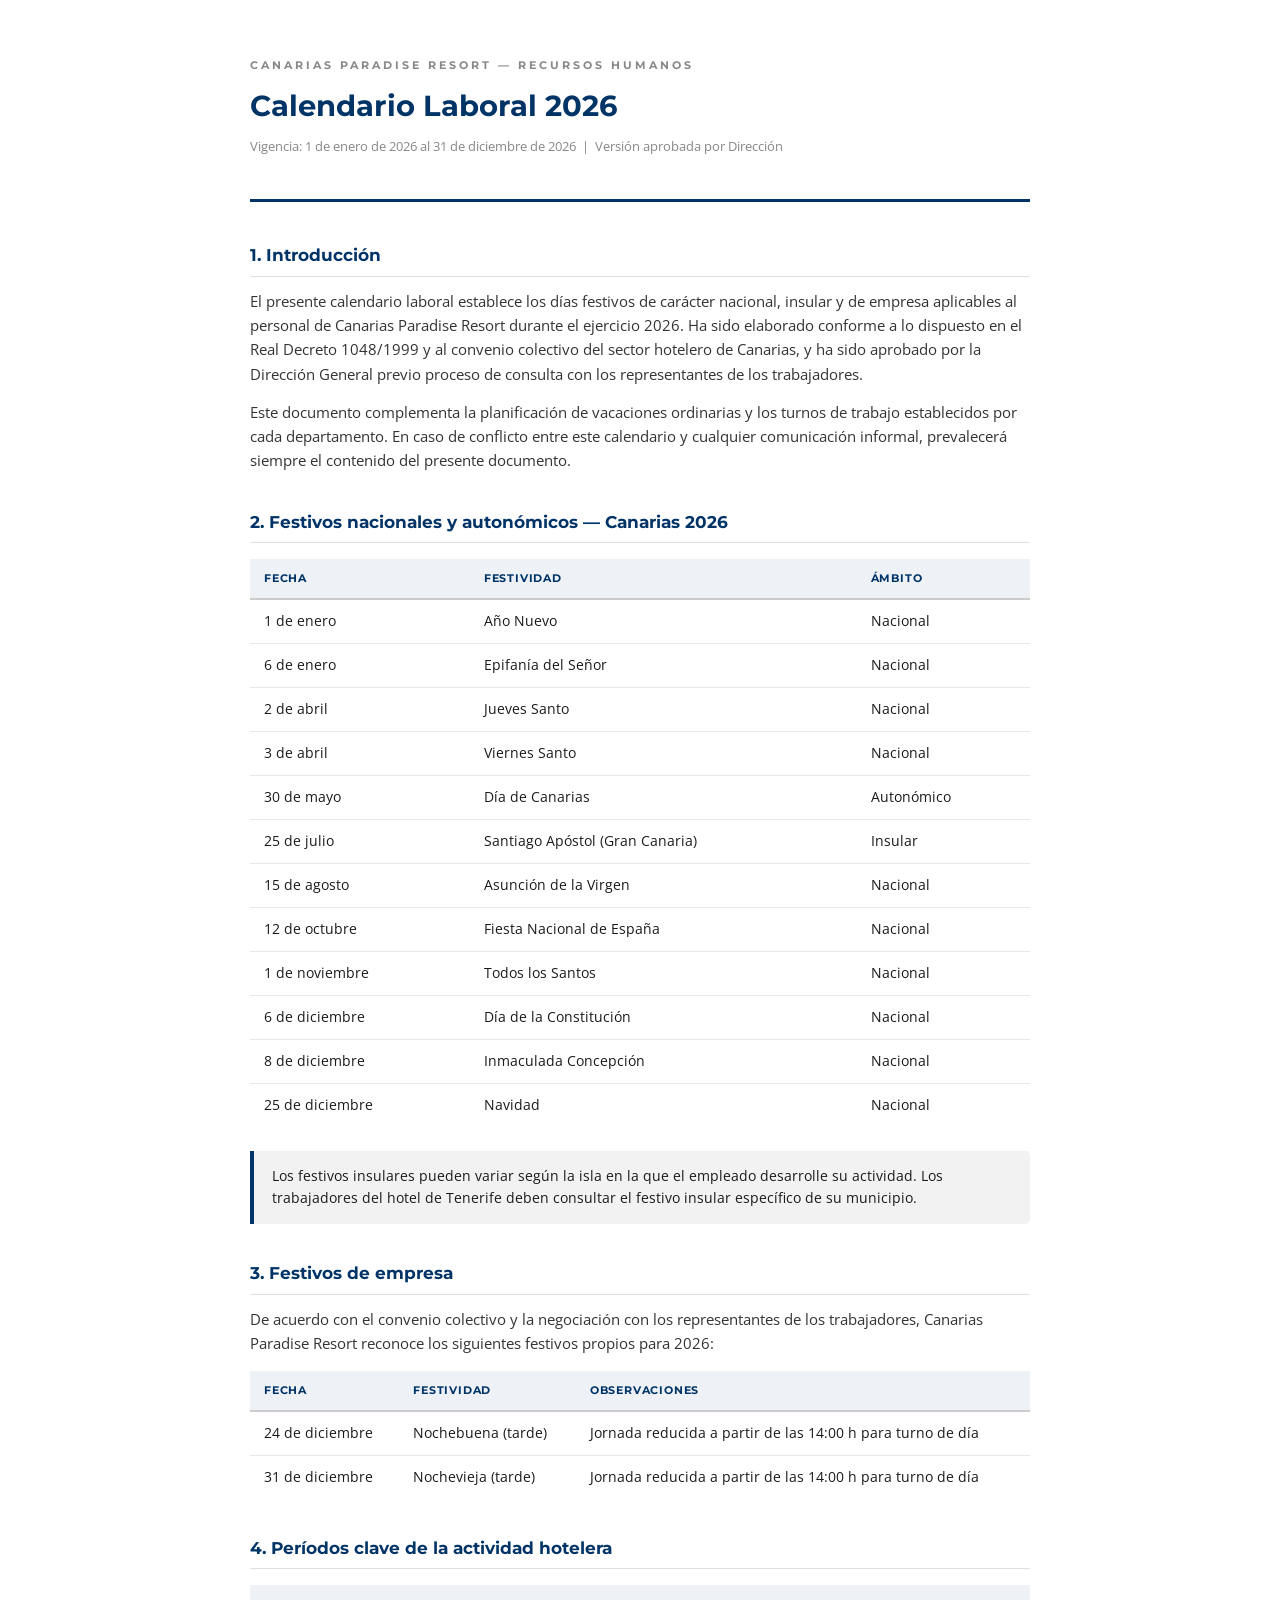
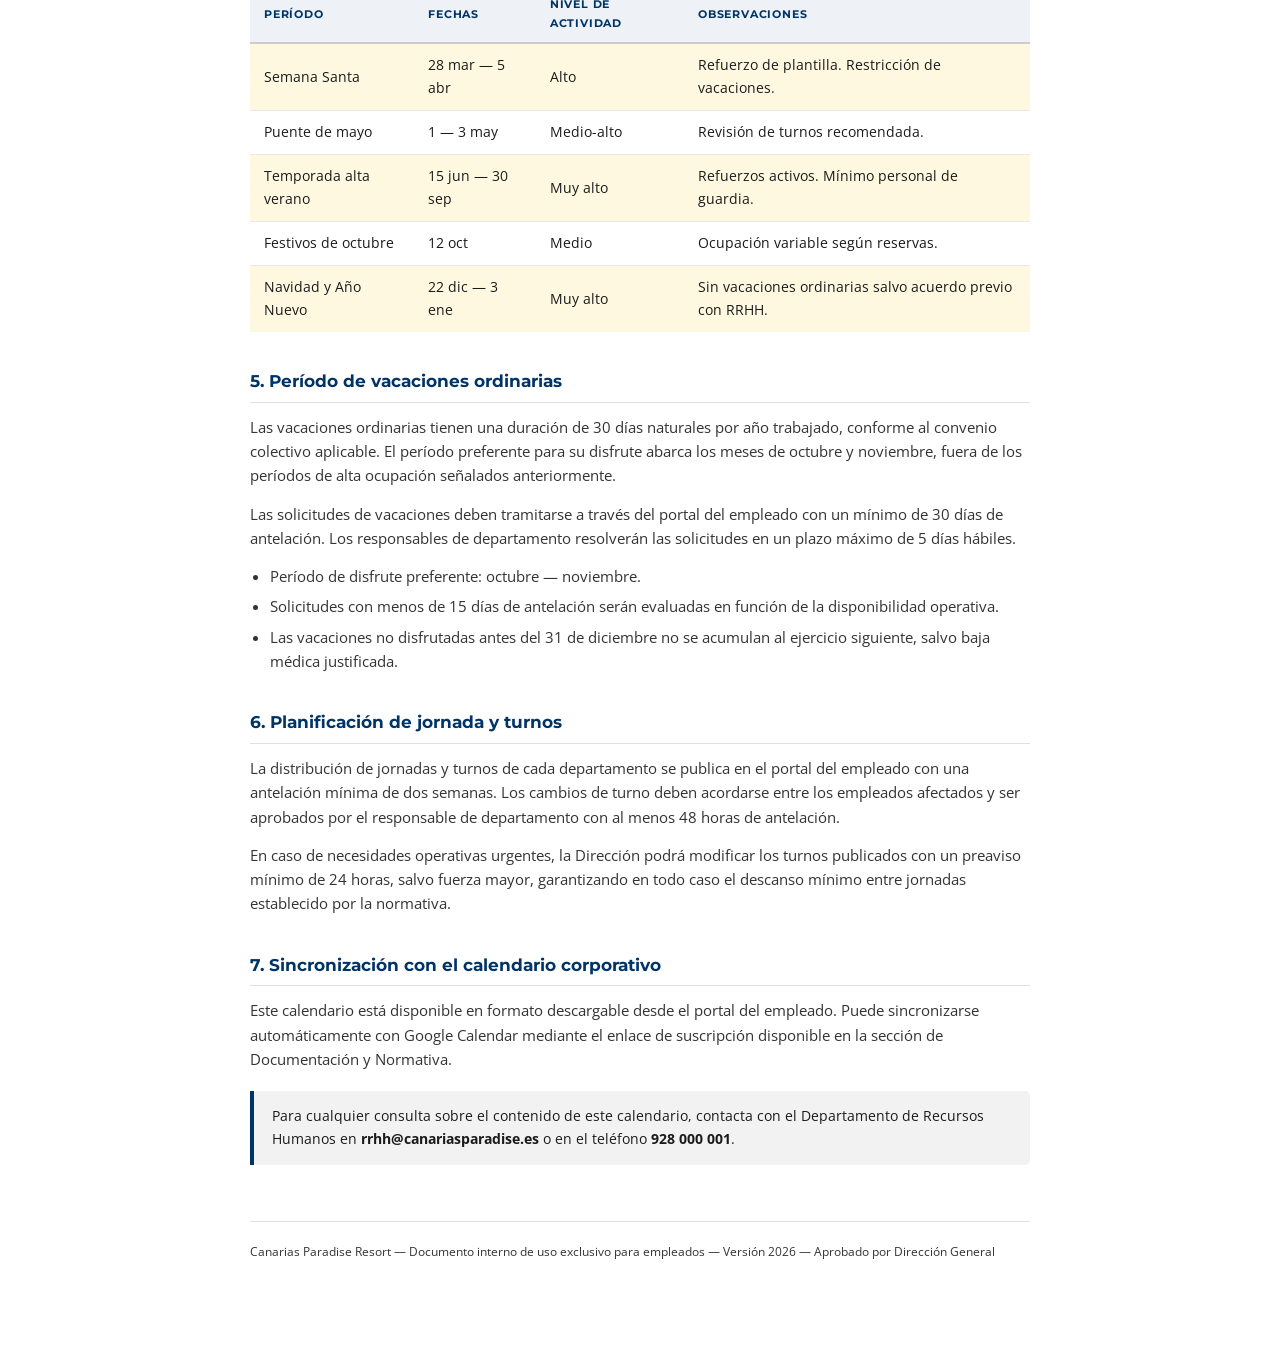
<file: calendario-laboral-2026.html>
<!DOCTYPE html>
<html lang="es">
<head>
  <meta charset="UTF-8" />
  <meta name="viewport" content="width=device-width, initial-scale=1.0" />
  <title>Calendario Laboral 2026 — Canarias Paradise Resort</title>
  <link href="https://fonts.googleapis.com/css2?family=Montserrat:wght@400;600;700&family=Open+Sans:wght@400;600&display=swap" rel="stylesheet" />
  <style>
    *, *::before, *::after { box-sizing: border-box; margin: 0; padding: 0; }
    body { font-family: 'Open Sans', sans-serif; font-size: 0.92rem; color: #1a1a1a; background: #fff; line-height: 1.65; }
    .doc-wrap { max-width: 860px; margin: 0 auto; padding: 56px 40px 80px; }
    .doc-header { border-bottom: 3px solid #003366; padding-bottom: 28px; margin-bottom: 40px; }
    .doc-org { font-family: 'Montserrat', sans-serif; font-size: 0.7rem; font-weight: 700; letter-spacing: 3px; text-transform: uppercase; color: #888; margin-bottom: 8px; }
    h1 { font-family: 'Montserrat', sans-serif; font-weight: 700; font-size: 1.8rem; color: #003366; margin-bottom: 6px; }
    .doc-meta { font-size: 0.8rem; color: #888; }
    h2 { font-family: 'Montserrat', sans-serif; font-weight: 700; font-size: 1.05rem; color: #003366; margin: 36px 0 12px; padding-bottom: 6px; border-bottom: 1px solid #e0e0e0; }
    p { margin-bottom: 14px; color: #333; }
    table { width: 100%; border-collapse: collapse; margin: 16px 0 24px; font-size: 0.87rem; }
    th { font-family: 'Montserrat', sans-serif; font-size: 0.7rem; font-weight: 700; text-transform: uppercase; letter-spacing: 0.8px; background: #eef2f7; color: #003366; padding: 10px 14px; text-align: left; border-bottom: 2px solid #ccc; }
    td { padding: 10px 14px; border-bottom: 1px solid #e8e8e8; }
    tr:last-child td { border-bottom: none; }
    tr:hover td { background: #fafafa; }
    .highlight { background: #fff8e1; }
    .note-box { background: #f2f2f2; border-left: 4px solid #003366; padding: 14px 18px; border-radius: 0 5px 5px 0; margin: 20px 0; font-size: 0.86rem; }
    ul { padding-left: 20px; margin-bottom: 16px; list-style: disc; }
    li { margin-bottom: 6px; color: #333; }
    .doc-footer { margin-top: 56px; border-top: 1px solid #e0e0e0; padding-top: 20px; font-size: 0.78rem; color: #aaa; }
    @media print { .doc-wrap { padding: 20px; } }
  </style>
</head>
<body>
<div class="doc-wrap">

  <div class="doc-header">
    <p class="doc-org">Canarias Paradise Resort — Recursos Humanos</p>
    <h1>Calendario Laboral 2026</h1>
    <p class="doc-meta">Vigencia: 1 de enero de 2026 al 31 de diciembre de 2026 &nbsp;|&nbsp; Versión aprobada por Dirección</p>
  </div>

  <h2>1. Introducción</h2>
  <p>
    El presente calendario laboral establece los días festivos de carácter nacional, insular y de empresa
    aplicables al personal de Canarias Paradise Resort durante el ejercicio 2026. Ha sido elaborado conforme
    a lo dispuesto en el Real Decreto 1048/1999 y al convenio colectivo del sector hotelero de Canarias,
    y ha sido aprobado por la Dirección General previo proceso de consulta con los representantes de los
    trabajadores.
  </p>
  <p>
    Este documento complementa la planificación de vacaciones ordinarias y los turnos de trabajo establecidos
    por cada departamento. En caso de conflicto entre este calendario y cualquier comunicación informal,
    prevalecerá siempre el contenido del presente documento.
  </p>

  <h2>2. Festivos nacionales y autonómicos — Canarias 2026</h2>
  <table>
    <thead>
      <tr><th>Fecha</th><th>Festividad</th><th>Ámbito</th></tr>
    </thead>
    <tbody>
      <tr><td>1 de enero</td><td>Año Nuevo</td><td>Nacional</td></tr>
      <tr><td>6 de enero</td><td>Epifanía del Señor</td><td>Nacional</td></tr>
      <tr><td>2 de abril</td><td>Jueves Santo</td><td>Nacional</td></tr>
      <tr><td>3 de abril</td><td>Viernes Santo</td><td>Nacional</td></tr>
      <tr><td>30 de mayo</td><td>Día de Canarias</td><td>Autonómico</td></tr>
      <tr><td>25 de julio</td><td>Santiago Apóstol (Gran Canaria)</td><td>Insular</td></tr>
      <tr><td>15 de agosto</td><td>Asunción de la Virgen</td><td>Nacional</td></tr>
      <tr><td>12 de octubre</td><td>Fiesta Nacional de España</td><td>Nacional</td></tr>
      <tr><td>1 de noviembre</td><td>Todos los Santos</td><td>Nacional</td></tr>
      <tr><td>6 de diciembre</td><td>Día de la Constitución</td><td>Nacional</td></tr>
      <tr><td>8 de diciembre</td><td>Inmaculada Concepción</td><td>Nacional</td></tr>
      <tr><td>25 de diciembre</td><td>Navidad</td><td>Nacional</td></tr>
    </tbody>
  </table>
  <div class="note-box">
    Los festivos insulares pueden variar según la isla en la que el empleado desarrolle su actividad.
    Los trabajadores del hotel de Tenerife deben consultar el festivo insular específico de su municipio.
  </div>

  <h2>3. Festivos de empresa</h2>
  <p>
    De acuerdo con el convenio colectivo y la negociación con los representantes de los trabajadores,
    Canarias Paradise Resort reconoce los siguientes festivos propios para 2026:
  </p>
  <table>
    <thead>
      <tr><th>Fecha</th><th>Festividad</th><th>Observaciones</th></tr>
    </thead>
    <tbody>
      <tr><td>24 de diciembre</td><td>Nochebuena (tarde)</td><td>Jornada reducida a partir de las 14:00 h para turno de día</td></tr>
      <tr><td>31 de diciembre</td><td>Nochevieja (tarde)</td><td>Jornada reducida a partir de las 14:00 h para turno de día</td></tr>
    </tbody>
  </table>

  <h2>4. Períodos clave de la actividad hotelera</h2>
  <table>
    <thead>
      <tr><th>Período</th><th>Fechas</th><th>Nivel de actividad</th><th>Observaciones</th></tr>
    </thead>
    <tbody>
      <tr class="highlight"><td>Semana Santa</td><td>28 mar — 5 abr</td><td>Alto</td><td>Refuerzo de plantilla. Restricción de vacaciones.</td></tr>
      <tr><td>Puente de mayo</td><td>1 — 3 may</td><td>Medio-alto</td><td>Revisión de turnos recomendada.</td></tr>
      <tr class="highlight"><td>Temporada alta verano</td><td>15 jun — 30 sep</td><td>Muy alto</td><td>Refuerzos activos. Mínimo personal de guardia.</td></tr>
      <tr><td>Festivos de octubre</td><td>12 oct</td><td>Medio</td><td>Ocupación variable según reservas.</td></tr>
      <tr class="highlight"><td>Navidad y Año Nuevo</td><td>22 dic — 3 ene</td><td>Muy alto</td><td>Sin vacaciones ordinarias salvo acuerdo previo con RRHH.</td></tr>
    </tbody>
  </table>

  <h2>5. Período de vacaciones ordinarias</h2>
  <p>
    Las vacaciones ordinarias tienen una duración de 30 días naturales por año trabajado, conforme al
    convenio colectivo aplicable. El período preferente para su disfrute abarca los meses de octubre
    y noviembre, fuera de los períodos de alta ocupación señalados anteriormente.
  </p>
  <p>
    Las solicitudes de vacaciones deben tramitarse a través del portal del empleado con un mínimo de
    30 días de antelación. Los responsables de departamento resolverán las solicitudes en un plazo
    máximo de 5 días hábiles.
  </p>
  <ul>
    <li>Período de disfrute preferente: octubre — noviembre.</li>
    <li>Solicitudes con menos de 15 días de antelación serán evaluadas en función de la disponibilidad operativa.</li>
    <li>Las vacaciones no disfrutadas antes del 31 de diciembre no se acumulan al ejercicio siguiente, salvo baja médica justificada.</li>
  </ul>

  <h2>6. Planificación de jornada y turnos</h2>
  <p>
    La distribución de jornadas y turnos de cada departamento se publica en el portal del empleado con una
    antelación mínima de dos semanas. Los cambios de turno deben acordarse entre los empleados afectados
    y ser aprobados por el responsable de departamento con al menos 48 horas de antelación.
  </p>
  <p>
    En caso de necesidades operativas urgentes, la Dirección podrá modificar los turnos publicados con un
    preaviso mínimo de 24 horas, salvo fuerza mayor, garantizando en todo caso el descanso mínimo entre
    jornadas establecido por la normativa.
  </p>

  <h2>7. Sincronización con el calendario corporativo</h2>
  <p>
    Este calendario está disponible en formato descargable desde el portal del empleado. Puede sincronizarse
    automáticamente con Google Calendar mediante el enlace de suscripción disponible en la sección de
    Documentación y Normativa.
  </p>
  <div class="note-box">
    Para cualquier consulta sobre el contenido de este calendario, contacta con el Departamento de Recursos
    Humanos en <strong>rrhh@canariasparadise.es</strong> o en el teléfono <strong>928 000 001</strong>.
  </div>

  <div class="doc-footer">
    <p>Canarias Paradise Resort — Documento interno de uso exclusivo para empleados — Versión 2026 — Aprobado por Dirección General</p>
  </div>

</div>
</body>
</html>
</file>
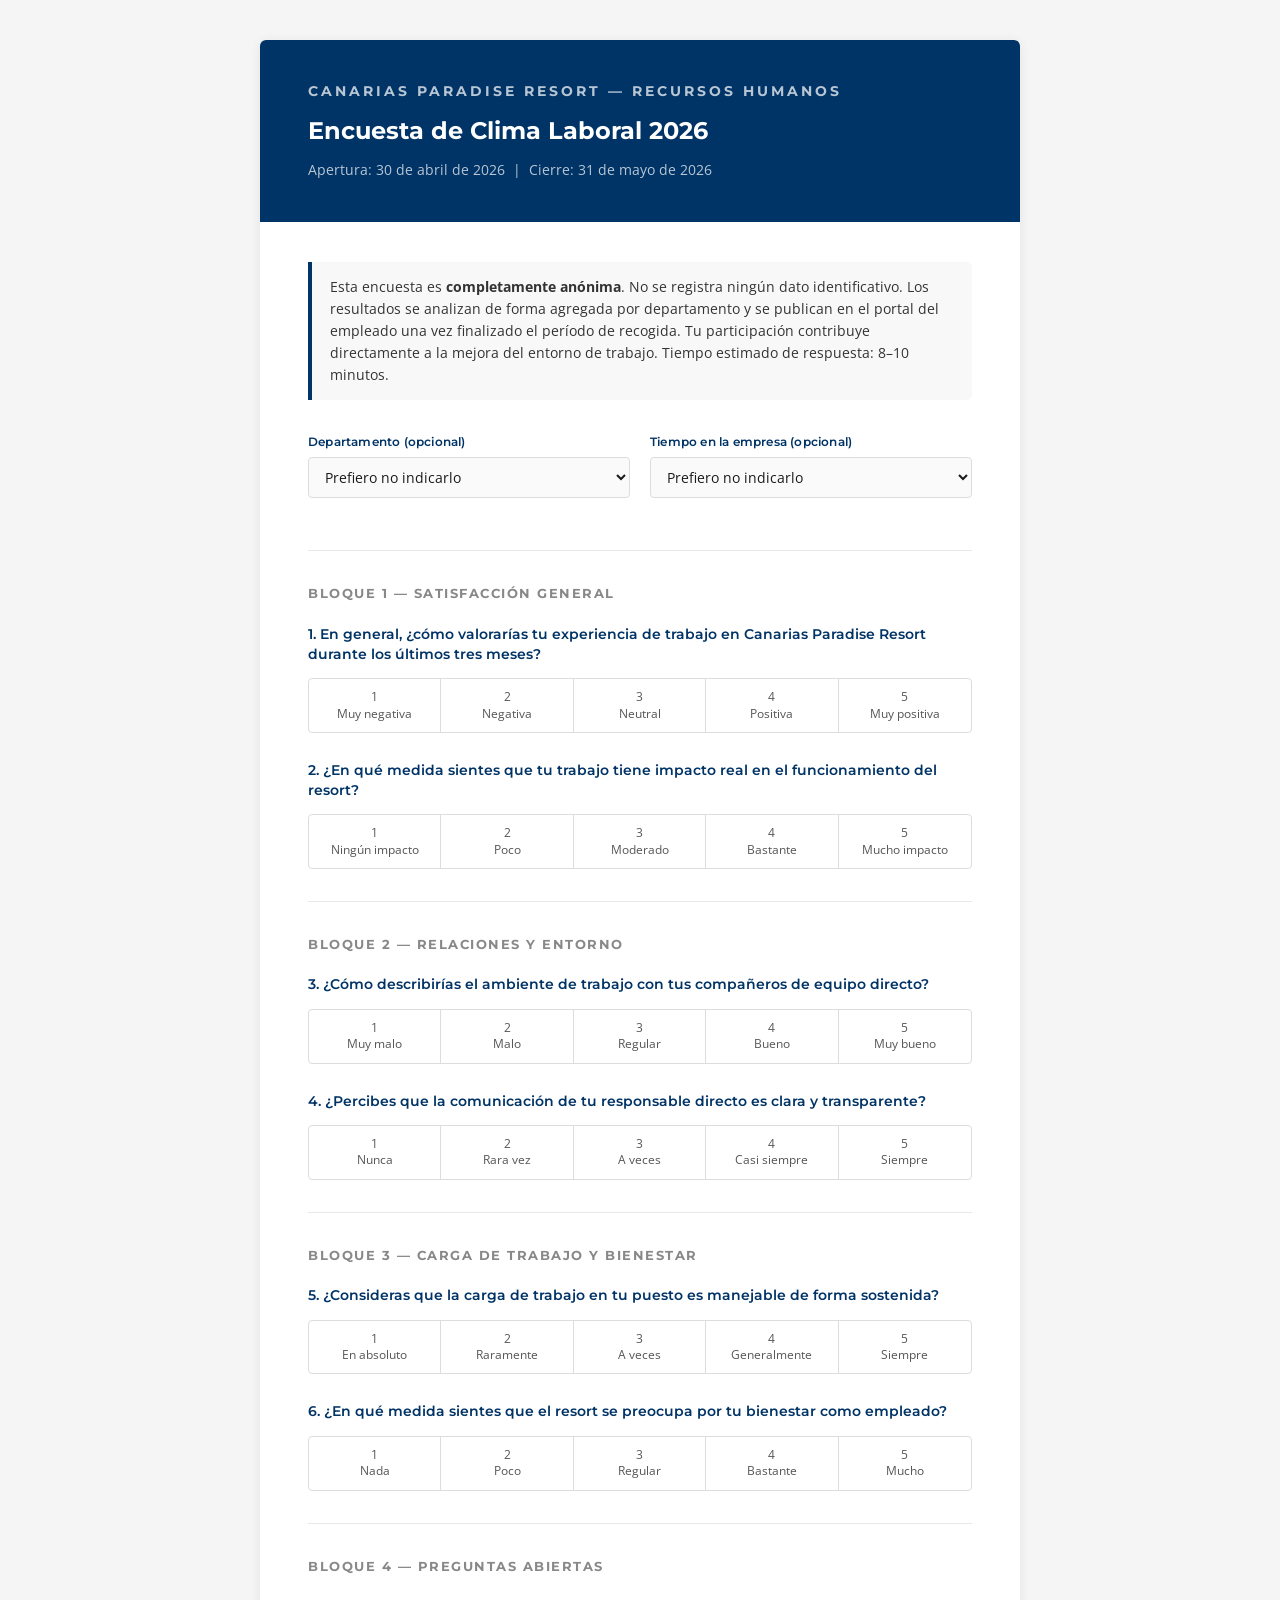
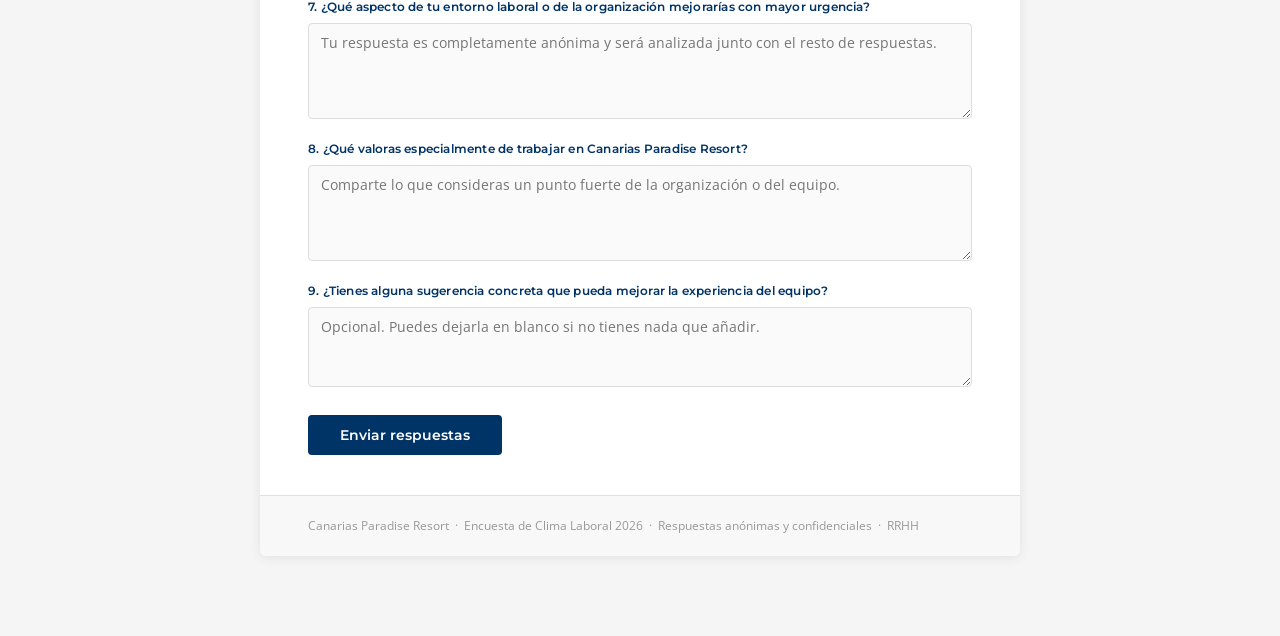
<file: encuesta-clima-laboral.html>
<!DOCTYPE html>
<html lang="es">
<head>
  <meta charset="UTF-8" />
  <meta name="viewport" content="width=device-width, initial-scale=1.0" />
  <title>Encuesta de Clima Laboral 2026 — Canarias Paradise Resort</title>
  <link href="https://fonts.googleapis.com/css2?family=Montserrat:wght@400;600;700&family=Open+Sans:wght@400;600&display=swap" rel="stylesheet" />
  <style>
    *, *::before, *::after { box-sizing: border-box; margin: 0; padding: 0; }
    body { font-family: 'Open Sans', sans-serif; font-size: 0.92rem; color: #1a1a1a; background: #f5f5f5; line-height: 1.65; }
    .survey-wrap { max-width: 760px; margin: 40px auto 80px; background: #fff; border-radius: 6px; overflow: hidden; box-shadow: 0 2px 12px rgba(0,0,0,0.08); }
    .survey-header { background: #003366; padding: 40px 48px; }
    .survey-org { font-family: 'Montserrat', sans-serif; font-size: 0.68rem; font-weight: 700; letter-spacing: 3px; text-transform: uppercase; color: rgba(255,255,255,0.5); margin-bottom: 8px; }
    .survey-header h1 { font-family: 'Montserrat', sans-serif; font-weight: 700; font-size: 1.5rem; color: #fff; margin-bottom: 8px; }
    .survey-header p { color: rgba(255,255,255,0.72); font-size: 0.87rem; }
    .survey-body { padding: 40px 48px; }
    .survey-intro { background: #f8f8f8; border-left: 4px solid #003366; padding: 14px 18px; border-radius: 0 5px 5px 0; margin-bottom: 32px; font-size: 0.86rem; color: #333; line-height: 1.6; }
    .form-row { display: grid; grid-template-columns: 1fr 1fr; gap: 20px; margin-bottom: 20px; }
    .form-field { display: flex; flex-direction: column; margin-bottom: 20px; }
    .form-field label { font-family: 'Montserrat', sans-serif; font-size: 0.75rem; font-weight: 600; color: #003366; margin-bottom: 6px; letter-spacing: 0.2px; }
    .form-field select, .form-field input, .form-field textarea { border: 1px solid #ddd; border-radius: 4px; padding: 9px 12px; font-family: 'Open Sans', sans-serif; font-size: 0.86rem; color: #1a1a1a; background: #fafafa; outline: none; transition: border-color 0.15s; }
    .form-field select:focus, .form-field input:focus, .form-field textarea:focus { border-color: #003366; background: #fff; }
    .form-field textarea { resize: vertical; min-height: 80px; }
    .section-divider { border: none; border-top: 1px solid #e8e8e8; margin: 32px 0; }
    .question-block { margin-bottom: 28px; }
    .question-text { font-family: 'Montserrat', sans-serif; font-weight: 600; font-size: 0.88rem; color: #003366; margin-bottom: 14px; line-height: 1.4; }
    .likert-row { display: flex; gap: 0; border: 1px solid #ddd; border-radius: 4px; overflow: hidden; }
    .likert-option { flex: 1; }
    .likert-option input[type="radio"] { display: none; }
    .likert-option label { display: flex; flex-direction: column; align-items: center; justify-content: center; padding: 10px 6px; font-size: 0.78rem; color: #555; cursor: pointer; text-align: center; border-right: 1px solid #ddd; line-height: 1.3; transition: background 0.15s, color 0.15s; }
    .likert-option:last-child label { border-right: none; }
    .likert-option input:checked + label { background: #003366; color: #fff; }
    .likert-option label:hover { background: #eef2f7; }
    .likert-labels { display: flex; justify-content: space-between; margin-top: 5px; font-size: 0.72rem; color: #999; }
    .btn-submit { background: #003366; color: #fff; border: none; border-radius: 4px; padding: 12px 32px; font-family: 'Montserrat', sans-serif; font-size: 0.86rem; font-weight: 600; cursor: pointer; transition: background 0.15s; margin-top: 8px; }
    .btn-submit:hover { background: #004080; }
    .survey-footer { background: #f8f8f8; border-top: 1px solid #e0e0e0; padding: 20px 48px; font-size: 0.78rem; color: #999; }
    #form-result { display: none; text-align: center; padding: 40px 0; }
    #form-result h2 { font-family: 'Montserrat', sans-serif; font-size: 1.2rem; color: #003366; margin-bottom: 12px; }
    #form-result p { color: #555; font-size: 0.9rem; }
    @media (max-width: 600px) {
      .survey-header, .survey-body { padding: 28px 24px; }
      .form-row { grid-template-columns: 1fr; }
      .likert-option label { font-size: 0.7rem; padding: 8px 4px; }
    }
    @media print { body { background: #fff; } .survey-wrap { box-shadow: none; margin: 0; } }
  </style>
</head>
<body>
<div class="survey-wrap">

  <div class="survey-header">
    <p class="survey-org">Canarias Paradise Resort — Recursos Humanos</p>
    <h1>Encuesta de Clima Laboral 2026</h1>
    <p>Apertura: 30 de abril de 2026 &nbsp;|&nbsp; Cierre: 31 de mayo de 2026</p>
  </div>

  <div class="survey-body">

    <div class="survey-intro">
      Esta encuesta es <strong>completamente anónima</strong>. No se registra ningún dato identificativo.
      Los resultados se analizan de forma agregada por departamento y se publican en el portal del empleado
      una vez finalizado el período de recogida. Tu participación contribuye directamente a la mejora del
      entorno de trabajo. Tiempo estimado de respuesta: 8–10 minutos.
    </div>

    <form id="survey-form" onsubmit="handleSurvey(event)">

      <!-- Datos opcionales -->
      <div class="form-row">
        <div class="form-field">
          <label for="s-dept">Departamento (opcional)</label>
          <select id="s-dept">
            <option value="">Prefiero no indicarlo</option>
            <option>Recepción</option>
            <option>Alimentos y bebidas</option>
            <option>Mantenimiento</option>
            <option>Limpieza y pisos</option>
            <option>Recursos humanos</option>
            <option>Comunicación</option>
            <option>Administración</option>
            <option>IT</option>
            <option>Dirección</option>
          </select>
        </div>
        <div class="form-field">
          <label for="s-tiempo">Tiempo en la empresa (opcional)</label>
          <select id="s-tiempo">
            <option value="">Prefiero no indicarlo</option>
            <option>Menos de 6 meses</option>
            <option>Entre 6 meses y 1 año</option>
            <option>Entre 1 y 3 años</option>
            <option>Entre 3 y 5 años</option>
            <option>Más de 5 años</option>
          </select>
        </div>
      </div>

      <hr class="section-divider" />

      <!-- Bloque 1: Satisfacción general -->
      <p style="font-family:'Montserrat',sans-serif;font-weight:700;font-size:0.82rem;color:#888;letter-spacing:1.5px;text-transform:uppercase;margin-bottom:20px;">Bloque 1 — Satisfacción general</p>

      <div class="question-block">
        <p class="question-text">1. En general, ¿cómo valorarías tu experiencia de trabajo en Canarias Paradise Resort durante los últimos tres meses?</p>
        <div class="likert-row">
          <div class="likert-option"><input type="radio" name="q1" id="q1-1" value="1"><label for="q1-1">1<br/>Muy negativa</label></div>
          <div class="likert-option"><input type="radio" name="q1" id="q1-2" value="2"><label for="q1-2">2<br/>Negativa</label></div>
          <div class="likert-option"><input type="radio" name="q1" id="q1-3" value="3"><label for="q1-3">3<br/>Neutral</label></div>
          <div class="likert-option"><input type="radio" name="q1" id="q1-4" value="4"><label for="q1-4">4<br/>Positiva</label></div>
          <div class="likert-option"><input type="radio" name="q1" id="q1-5" value="5"><label for="q1-5">5<br/>Muy positiva</label></div>
        </div>
      </div>

      <div class="question-block">
        <p class="question-text">2. ¿En qué medida sientes que tu trabajo tiene impacto real en el funcionamiento del resort?</p>
        <div class="likert-row">
          <div class="likert-option"><input type="radio" name="q2" id="q2-1" value="1"><label for="q2-1">1<br/>Ningún impacto</label></div>
          <div class="likert-option"><input type="radio" name="q2" id="q2-2" value="2"><label for="q2-2">2<br/>Poco</label></div>
          <div class="likert-option"><input type="radio" name="q2" id="q2-3" value="3"><label for="q2-3">3<br/>Moderado</label></div>
          <div class="likert-option"><input type="radio" name="q2" id="q2-4" value="4"><label for="q2-4">4<br/>Bastante</label></div>
          <div class="likert-option"><input type="radio" name="q2" id="q2-5" value="5"><label for="q2-5">5<br/>Mucho impacto</label></div>
        </div>
      </div>

      <hr class="section-divider" />
      <p style="font-family:'Montserrat',sans-serif;font-weight:700;font-size:0.82rem;color:#888;letter-spacing:1.5px;text-transform:uppercase;margin-bottom:20px;">Bloque 2 — Relaciones y entorno</p>

      <div class="question-block">
        <p class="question-text">3. ¿Cómo describirías el ambiente de trabajo con tus compañeros de equipo directo?</p>
        <div class="likert-row">
          <div class="likert-option"><input type="radio" name="q3" id="q3-1" value="1"><label for="q3-1">1<br/>Muy malo</label></div>
          <div class="likert-option"><input type="radio" name="q3" id="q3-2" value="2"><label for="q3-2">2<br/>Malo</label></div>
          <div class="likert-option"><input type="radio" name="q3" id="q3-3" value="3"><label for="q3-3">3<br/>Regular</label></div>
          <div class="likert-option"><input type="radio" name="q3" id="q3-4" value="4"><label for="q3-4">4<br/>Bueno</label></div>
          <div class="likert-option"><input type="radio" name="q3" id="q3-5" value="5"><label for="q3-5">5<br/>Muy bueno</label></div>
        </div>
      </div>

      <div class="question-block">
        <p class="question-text">4. ¿Percibes que la comunicación de tu responsable directo es clara y transparente?</p>
        <div class="likert-row">
          <div class="likert-option"><input type="radio" name="q4" id="q4-1" value="1"><label for="q4-1">1<br/>Nunca</label></div>
          <div class="likert-option"><input type="radio" name="q4" id="q4-2" value="2"><label for="q4-2">2<br/>Rara vez</label></div>
          <div class="likert-option"><input type="radio" name="q4" id="q4-3" value="3"><label for="q4-3">3<br/>A veces</label></div>
          <div class="likert-option"><input type="radio" name="q4" id="q4-4" value="4"><label for="q4-4">4<br/>Casi siempre</label></div>
          <div class="likert-option"><input type="radio" name="q4" id="q4-5" value="5"><label for="q4-5">5<br/>Siempre</label></div>
        </div>
      </div>

      <hr class="section-divider" />
      <p style="font-family:'Montserrat',sans-serif;font-weight:700;font-size:0.82rem;color:#888;letter-spacing:1.5px;text-transform:uppercase;margin-bottom:20px;">Bloque 3 — Carga de trabajo y bienestar</p>

      <div class="question-block">
        <p class="question-text">5. ¿Consideras que la carga de trabajo en tu puesto es manejable de forma sostenida?</p>
        <div class="likert-row">
          <div class="likert-option"><input type="radio" name="q5" id="q5-1" value="1"><label for="q5-1">1<br/>En absoluto</label></div>
          <div class="likert-option"><input type="radio" name="q5" id="q5-2" value="2"><label for="q5-2">2<br/>Raramente</label></div>
          <div class="likert-option"><input type="radio" name="q5" id="q5-3" value="3"><label for="q5-3">3<br/>A veces</label></div>
          <div class="likert-option"><input type="radio" name="q5" id="q5-4" value="4"><label for="q5-4">4<br/>Generalmente</label></div>
          <div class="likert-option"><input type="radio" name="q5" id="q5-5" value="5"><label for="q5-5">5<br/>Siempre</label></div>
        </div>
      </div>

      <div class="question-block">
        <p class="question-text">6. ¿En qué medida sientes que el resort se preocupa por tu bienestar como empleado?</p>
        <div class="likert-row">
          <div class="likert-option"><input type="radio" name="q6" id="q6-1" value="1"><label for="q6-1">1<br/>Nada</label></div>
          <div class="likert-option"><input type="radio" name="q6" id="q6-2" value="2"><label for="q6-2">2<br/>Poco</label></div>
          <div class="likert-option"><input type="radio" name="q6" id="q6-3" value="3"><label for="q6-3">3<br/>Regular</label></div>
          <div class="likert-option"><input type="radio" name="q6" id="q6-4" value="4"><label for="q6-4">4<br/>Bastante</label></div>
          <div class="likert-option"><input type="radio" name="q6" id="q6-5" value="5"><label for="q6-5">5<br/>Mucho</label></div>
        </div>
      </div>

      <hr class="section-divider" />
      <p style="font-family:'Montserrat',sans-serif;font-weight:700;font-size:0.82rem;color:#888;letter-spacing:1.5px;text-transform:uppercase;margin-bottom:20px;">Bloque 4 — Preguntas abiertas</p>

      <div class="form-field">
        <label for="s-mejora">7. ¿Qué aspecto de tu entorno laboral o de la organización mejorarías con mayor urgencia?</label>
        <textarea id="s-mejora" rows="4" placeholder="Tu respuesta es completamente anónima y será analizada junto con el resto de respuestas."></textarea>
      </div>

      <div class="form-field">
        <label for="s-positivo">8. ¿Qué valoras especialmente de trabajar en Canarias Paradise Resort?</label>
        <textarea id="s-positivo" rows="4" placeholder="Comparte lo que consideras un punto fuerte de la organización o del equipo."></textarea>
      </div>

      <div class="form-field">
        <label for="s-sugerencia">9. ¿Tienes alguna sugerencia concreta que pueda mejorar la experiencia del equipo?</label>
        <textarea id="s-sugerencia" rows="3" placeholder="Opcional. Puedes dejarla en blanco si no tienes nada que añadir."></textarea>
      </div>

      <button type="submit" class="btn-submit">Enviar respuestas</button>

    </form>

    <div id="form-result">
      <h2>Gracias por participar</h2>
      <p>Tus respuestas han sido enviadas de forma anónima. Los resultados agregados estarán disponibles en el portal del empleado a partir de junio de 2026.</p>
    </div>

  </div>

  <div class="survey-footer">
    Canarias Paradise Resort &nbsp;·&nbsp; Encuesta de Clima Laboral 2026 &nbsp;·&nbsp; Respuestas anónimas y confidenciales &nbsp;·&nbsp; RRHH
  </div>

</div>

<script>
  function handleSurvey(e) {
    e.preventDefault();
    document.getElementById('survey-form').style.display = 'none';
    document.getElementById('form-result').style.display = 'block';
    window.scrollTo({ top: 0, behavior: 'smooth' });
  }
</script>
</body>
</html>
</file>
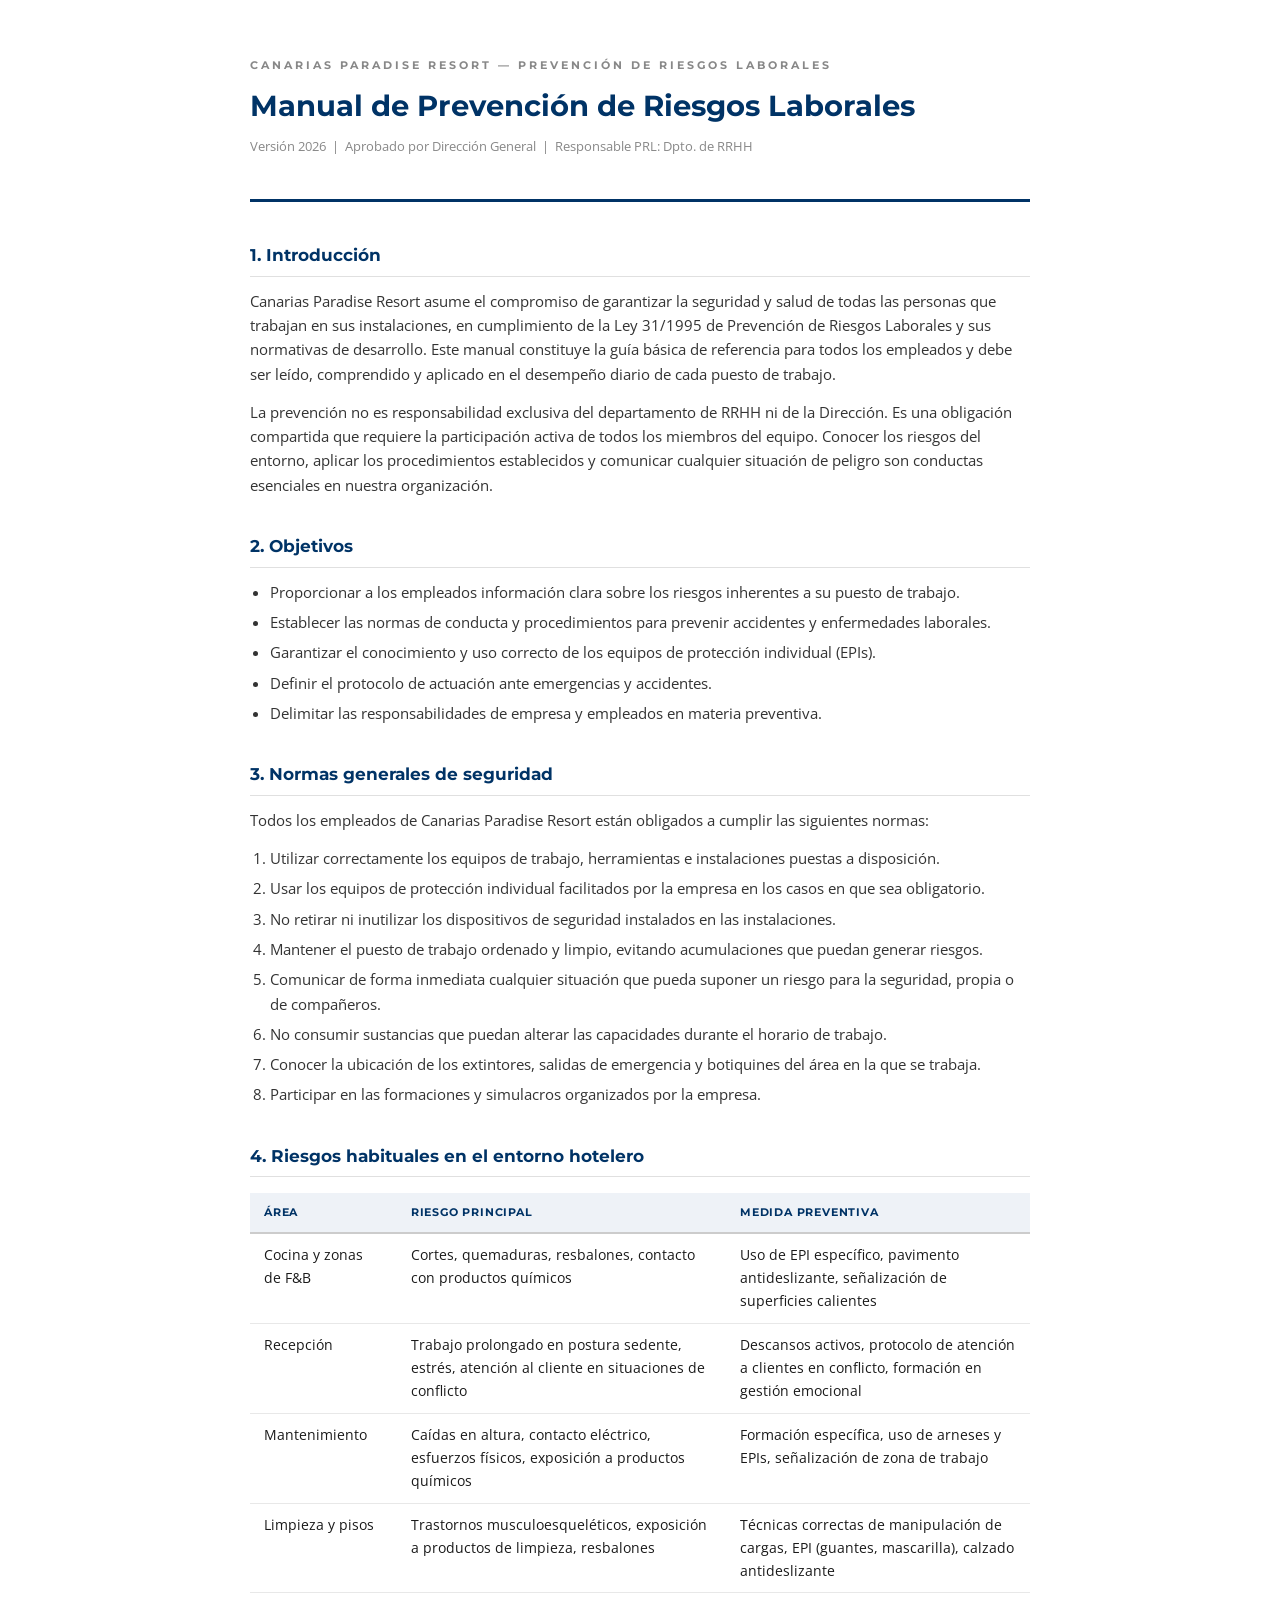
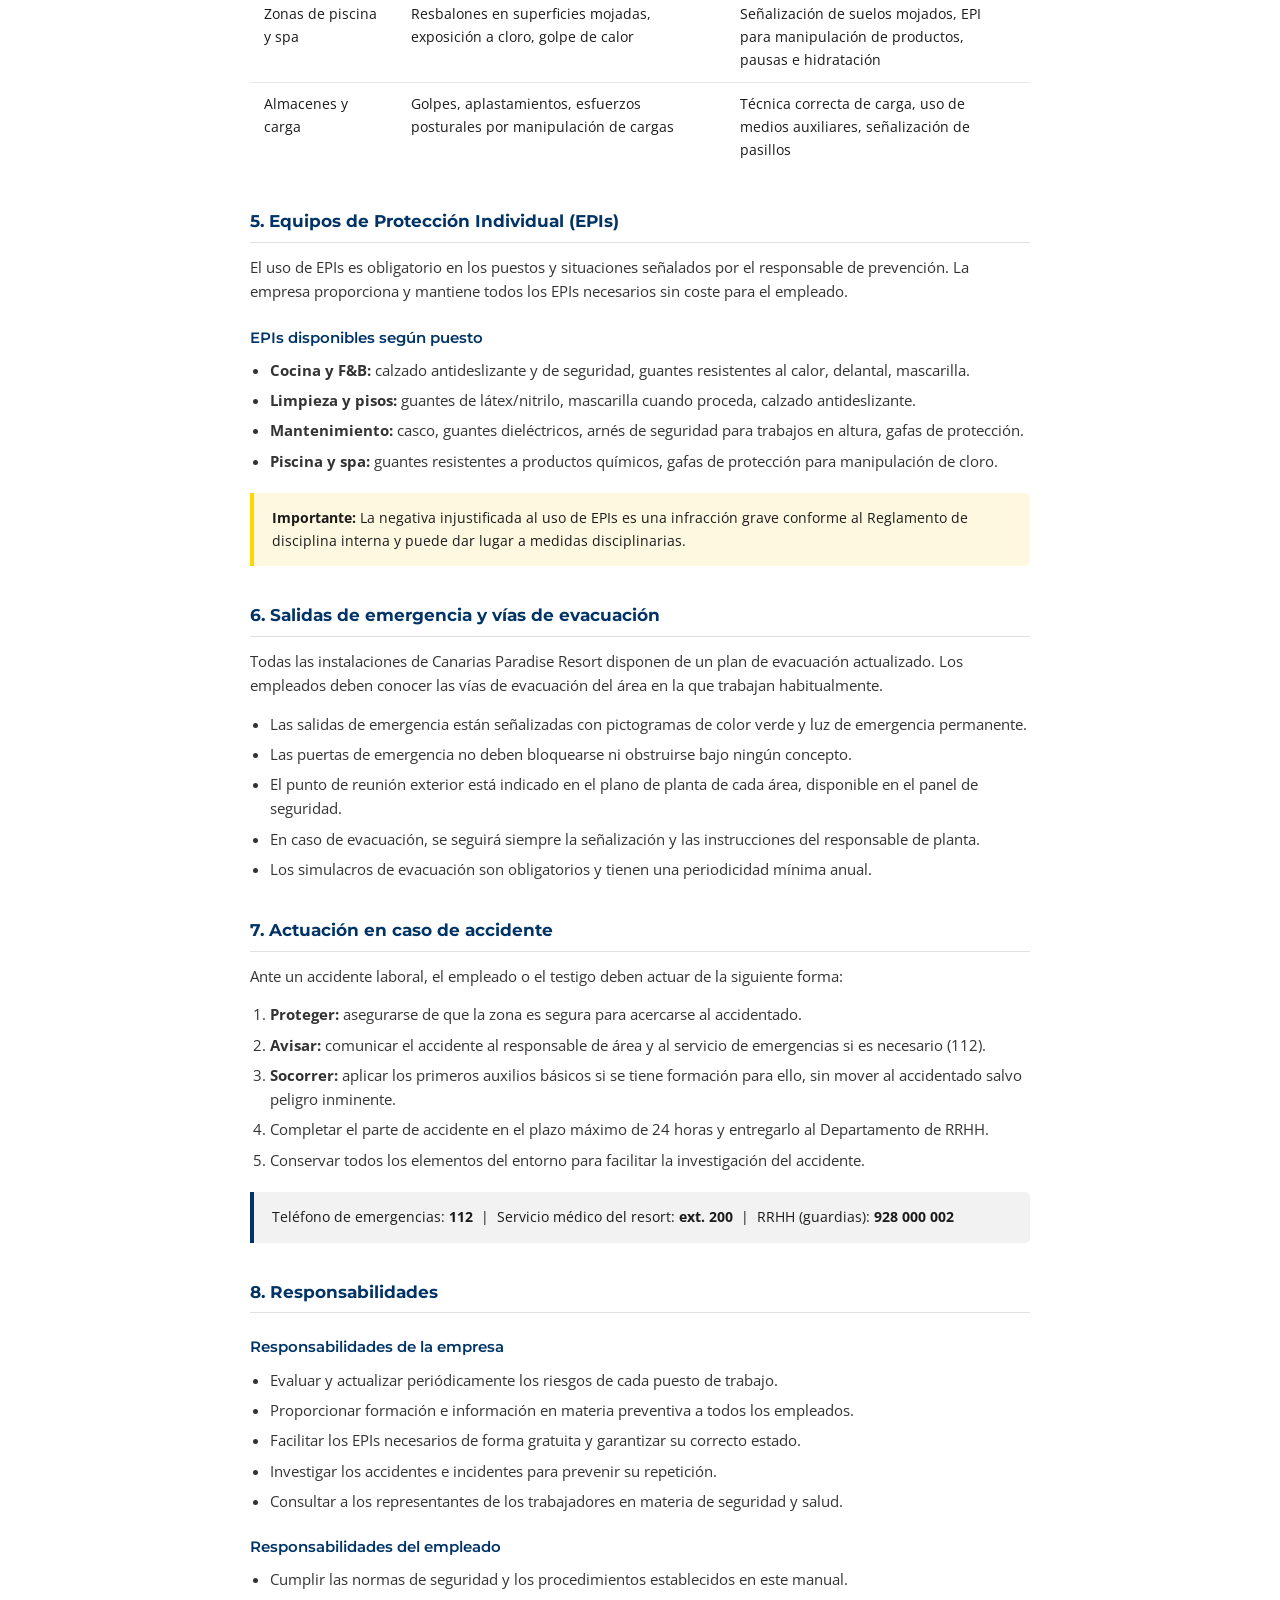
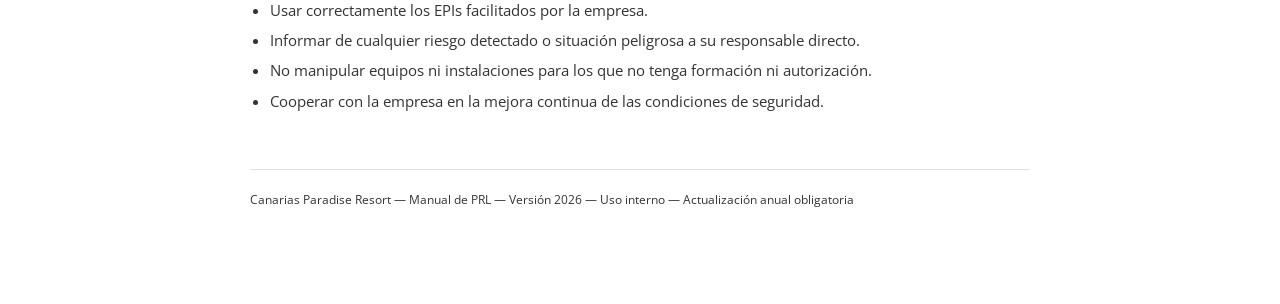
<file: manual-prl.html>
<!DOCTYPE html>
<html lang="es">
<head>
  <meta charset="UTF-8" />
  <meta name="viewport" content="width=device-width, initial-scale=1.0" />
  <title>Manual de Prevención de Riesgos Laborales — Canarias Paradise Resort</title>
  <link href="https://fonts.googleapis.com/css2?family=Montserrat:wght@400;600;700&family=Open+Sans:wght@400;600&display=swap" rel="stylesheet" />
  <style>
    *, *::before, *::after { box-sizing: border-box; margin: 0; padding: 0; }
    body { font-family: 'Open Sans', sans-serif; font-size: 0.92rem; color: #1a1a1a; background: #fff; line-height: 1.65; }
    .doc-wrap { max-width: 860px; margin: 0 auto; padding: 56px 40px 80px; }
    .doc-header { border-bottom: 3px solid #003366; padding-bottom: 28px; margin-bottom: 40px; }
    .doc-org { font-family: 'Montserrat', sans-serif; font-size: 0.7rem; font-weight: 700; letter-spacing: 3px; text-transform: uppercase; color: #888; margin-bottom: 8px; }
    h1 { font-family: 'Montserrat', sans-serif; font-weight: 700; font-size: 1.8rem; color: #003366; margin-bottom: 6px; }
    .doc-meta { font-size: 0.8rem; color: #888; }
    h2 { font-family: 'Montserrat', sans-serif; font-weight: 700; font-size: 1.05rem; color: #003366; margin: 36px 0 12px; padding-bottom: 6px; border-bottom: 1px solid #e0e0e0; }
    h3 { font-family: 'Montserrat', sans-serif; font-weight: 600; font-size: 0.92rem; color: #003366; margin: 22px 0 8px; }
    p { margin-bottom: 14px; color: #333; }
    ul, ol { padding-left: 20px; margin-bottom: 16px; }
    ul { list-style: disc; }
    ol { list-style: decimal; }
    li { margin-bottom: 6px; color: #333; }
    table { width: 100%; border-collapse: collapse; margin: 16px 0 24px; font-size: 0.87rem; }
    th { font-family: 'Montserrat', sans-serif; font-size: 0.7rem; font-weight: 700; text-transform: uppercase; letter-spacing: 0.8px; background: #eef2f7; color: #003366; padding: 10px 14px; text-align: left; border-bottom: 2px solid #ccc; }
    td { padding: 10px 14px; border-bottom: 1px solid #e8e8e8; vertical-align: top; }
    tr:last-child td { border-bottom: none; }
    .note-box { background: #f2f2f2; border-left: 4px solid #003366; padding: 14px 18px; border-radius: 0 5px 5px 0; margin: 20px 0; font-size: 0.86rem; }
    .warn-box { background: #fff8e1; border-left: 4px solid #FFD700; padding: 14px 18px; border-radius: 0 5px 5px 0; margin: 20px 0; font-size: 0.86rem; }
    .doc-footer { margin-top: 56px; border-top: 1px solid #e0e0e0; padding-top: 20px; font-size: 0.78rem; color: #aaa; }
    @media print { .doc-wrap { padding: 20px; } }
  </style>
</head>
<body>
<div class="doc-wrap">

  <div class="doc-header">
    <p class="doc-org">Canarias Paradise Resort — Prevención de Riesgos Laborales</p>
    <h1>Manual de Prevención de Riesgos Laborales</h1>
    <p class="doc-meta">Versión 2026 &nbsp;|&nbsp; Aprobado por Dirección General &nbsp;|&nbsp; Responsable PRL: Dpto. de RRHH</p>
  </div>

  <h2>1. Introducción</h2>
  <p>
    Canarias Paradise Resort asume el compromiso de garantizar la seguridad y salud de todas las personas
    que trabajan en sus instalaciones, en cumplimiento de la Ley 31/1995 de Prevención de Riesgos Laborales
    y sus normativas de desarrollo. Este manual constituye la guía básica de referencia para todos los
    empleados y debe ser leído, comprendido y aplicado en el desempeño diario de cada puesto de trabajo.
  </p>
  <p>
    La prevención no es responsabilidad exclusiva del departamento de RRHH ni de la Dirección. Es una
    obligación compartida que requiere la participación activa de todos los miembros del equipo. Conocer
    los riesgos del entorno, aplicar los procedimientos establecidos y comunicar cualquier situación de
    peligro son conductas esenciales en nuestra organización.
  </p>

  <h2>2. Objetivos</h2>
  <ul>
    <li>Proporcionar a los empleados información clara sobre los riesgos inherentes a su puesto de trabajo.</li>
    <li>Establecer las normas de conducta y procedimientos para prevenir accidentes y enfermedades laborales.</li>
    <li>Garantizar el conocimiento y uso correcto de los equipos de protección individual (EPIs).</li>
    <li>Definir el protocolo de actuación ante emergencias y accidentes.</li>
    <li>Delimitar las responsabilidades de empresa y empleados en materia preventiva.</li>
  </ul>

  <h2>3. Normas generales de seguridad</h2>
  <p>Todos los empleados de Canarias Paradise Resort están obligados a cumplir las siguientes normas:</p>
  <ol>
    <li>Utilizar correctamente los equipos de trabajo, herramientas e instalaciones puestas a disposición.</li>
    <li>Usar los equipos de protección individual facilitados por la empresa en los casos en que sea obligatorio.</li>
    <li>No retirar ni inutilizar los dispositivos de seguridad instalados en las instalaciones.</li>
    <li>Mantener el puesto de trabajo ordenado y limpio, evitando acumulaciones que puedan generar riesgos.</li>
    <li>Comunicar de forma inmediata cualquier situación que pueda suponer un riesgo para la seguridad, propia o de compañeros.</li>
    <li>No consumir sustancias que puedan alterar las capacidades durante el horario de trabajo.</li>
    <li>Conocer la ubicación de los extintores, salidas de emergencia y botiquines del área en la que se trabaja.</li>
    <li>Participar en las formaciones y simulacros organizados por la empresa.</li>
  </ol>

  <h2>4. Riesgos habituales en el entorno hotelero</h2>
  <table>
    <thead>
      <tr><th>Área</th><th>Riesgo principal</th><th>Medida preventiva</th></tr>
    </thead>
    <tbody>
      <tr>
        <td>Cocina y zonas de F&amp;B</td>
        <td>Cortes, quemaduras, resbalones, contacto con productos químicos</td>
        <td>Uso de EPI específico, pavimento antideslizante, señalización de superficies calientes</td>
      </tr>
      <tr>
        <td>Recepción</td>
        <td>Trabajo prolongado en postura sedente, estrés, atención al cliente en situaciones de conflicto</td>
        <td>Descansos activos, protocolo de atención a clientes en conflicto, formación en gestión emocional</td>
      </tr>
      <tr>
        <td>Mantenimiento</td>
        <td>Caídas en altura, contacto eléctrico, esfuerzos físicos, exposición a productos químicos</td>
        <td>Formación específica, uso de arneses y EPIs, señalización de zona de trabajo</td>
      </tr>
      <tr>
        <td>Limpieza y pisos</td>
        <td>Trastornos musculoesqueléticos, exposición a productos de limpieza, resbalones</td>
        <td>Técnicas correctas de manipulación de cargas, EPI (guantes, mascarilla), calzado antideslizante</td>
      </tr>
      <tr>
        <td>Zonas de piscina y spa</td>
        <td>Resbalones en superficies mojadas, exposición a cloro, golpe de calor</td>
        <td>Señalización de suelos mojados, EPI para manipulación de productos, pausas e hidratación</td>
      </tr>
      <tr>
        <td>Almacenes y carga</td>
        <td>Golpes, aplastamientos, esfuerzos posturales por manipulación de cargas</td>
        <td>Técnica correcta de carga, uso de medios auxiliares, señalización de pasillos</td>
      </tr>
    </tbody>
  </table>

  <h2>5. Equipos de Protección Individual (EPIs)</h2>
  <p>
    El uso de EPIs es obligatorio en los puestos y situaciones señalados por el responsable de prevención.
    La empresa proporciona y mantiene todos los EPIs necesarios sin coste para el empleado.
  </p>
  <h3>EPIs disponibles según puesto</h3>
  <ul>
    <li><strong>Cocina y F&B:</strong> calzado antideslizante y de seguridad, guantes resistentes al calor, delantal, mascarilla.</li>
    <li><strong>Limpieza y pisos:</strong> guantes de látex/nitrilo, mascarilla cuando proceda, calzado antideslizante.</li>
    <li><strong>Mantenimiento:</strong> casco, guantes dieléctricos, arnés de seguridad para trabajos en altura, gafas de protección.</li>
    <li><strong>Piscina y spa:</strong> guantes resistentes a productos químicos, gafas de protección para manipulación de cloro.</li>
  </ul>
  <div class="warn-box">
    <strong>Importante:</strong> La negativa injustificada al uso de EPIs es una infracción grave conforme al
    Reglamento de disciplina interna y puede dar lugar a medidas disciplinarias.
  </div>

  <h2>6. Salidas de emergencia y vías de evacuación</h2>
  <p>
    Todas las instalaciones de Canarias Paradise Resort disponen de un plan de evacuación actualizado.
    Los empleados deben conocer las vías de evacuación del área en la que trabajan habitualmente.
  </p>
  <ul>
    <li>Las salidas de emergencia están señalizadas con pictogramas de color verde y luz de emergencia permanente.</li>
    <li>Las puertas de emergencia no deben bloquearse ni obstruirse bajo ningún concepto.</li>
    <li>El punto de reunión exterior está indicado en el plano de planta de cada área, disponible en el panel de seguridad.</li>
    <li>En caso de evacuación, se seguirá siempre la señalización y las instrucciones del responsable de planta.</li>
    <li>Los simulacros de evacuación son obligatorios y tienen una periodicidad mínima anual.</li>
  </ul>

  <h2>7. Actuación en caso de accidente</h2>
  <p>Ante un accidente laboral, el empleado o el testigo deben actuar de la siguiente forma:</p>
  <ol>
    <li><strong>Proteger:</strong> asegurarse de que la zona es segura para acercarse al accidentado.</li>
    <li><strong>Avisar:</strong> comunicar el accidente al responsable de área y al servicio de emergencias si es necesario (112).</li>
    <li><strong>Socorrer:</strong> aplicar los primeros auxilios básicos si se tiene formación para ello, sin mover al accidentado salvo peligro inminente.</li>
    <li>Completar el parte de accidente en el plazo máximo de 24 horas y entregarlo al Departamento de RRHH.</li>
    <li>Conservar todos los elementos del entorno para facilitar la investigación del accidente.</li>
  </ol>
  <div class="note-box">
    Teléfono de emergencias: <strong>112</strong> &nbsp;|&nbsp; Servicio médico del resort: <strong>ext. 200</strong> &nbsp;|&nbsp; RRHH (guardias): <strong>928 000 002</strong>
  </div>

  <h2>8. Responsabilidades</h2>
  <h3>Responsabilidades de la empresa</h3>
  <ul>
    <li>Evaluar y actualizar periódicamente los riesgos de cada puesto de trabajo.</li>
    <li>Proporcionar formación e información en materia preventiva a todos los empleados.</li>
    <li>Facilitar los EPIs necesarios de forma gratuita y garantizar su correcto estado.</li>
    <li>Investigar los accidentes e incidentes para prevenir su repetición.</li>
    <li>Consultar a los representantes de los trabajadores en materia de seguridad y salud.</li>
  </ul>
  <h3>Responsabilidades del empleado</h3>
  <ul>
    <li>Cumplir las normas de seguridad y los procedimientos establecidos en este manual.</li>
    <li>Usar correctamente los EPIs facilitados por la empresa.</li>
    <li>Informar de cualquier riesgo detectado o situación peligrosa a su responsable directo.</li>
    <li>No manipular equipos ni instalaciones para los que no tenga formación ni autorización.</li>
    <li>Cooperar con la empresa en la mejora continua de las condiciones de seguridad.</li>
  </ul>

  <div class="doc-footer">
    <p>Canarias Paradise Resort — Manual de PRL — Versión 2026 — Uso interno — Actualización anual obligatoria</p>
  </div>

</div>
</body>
</html>
</file>
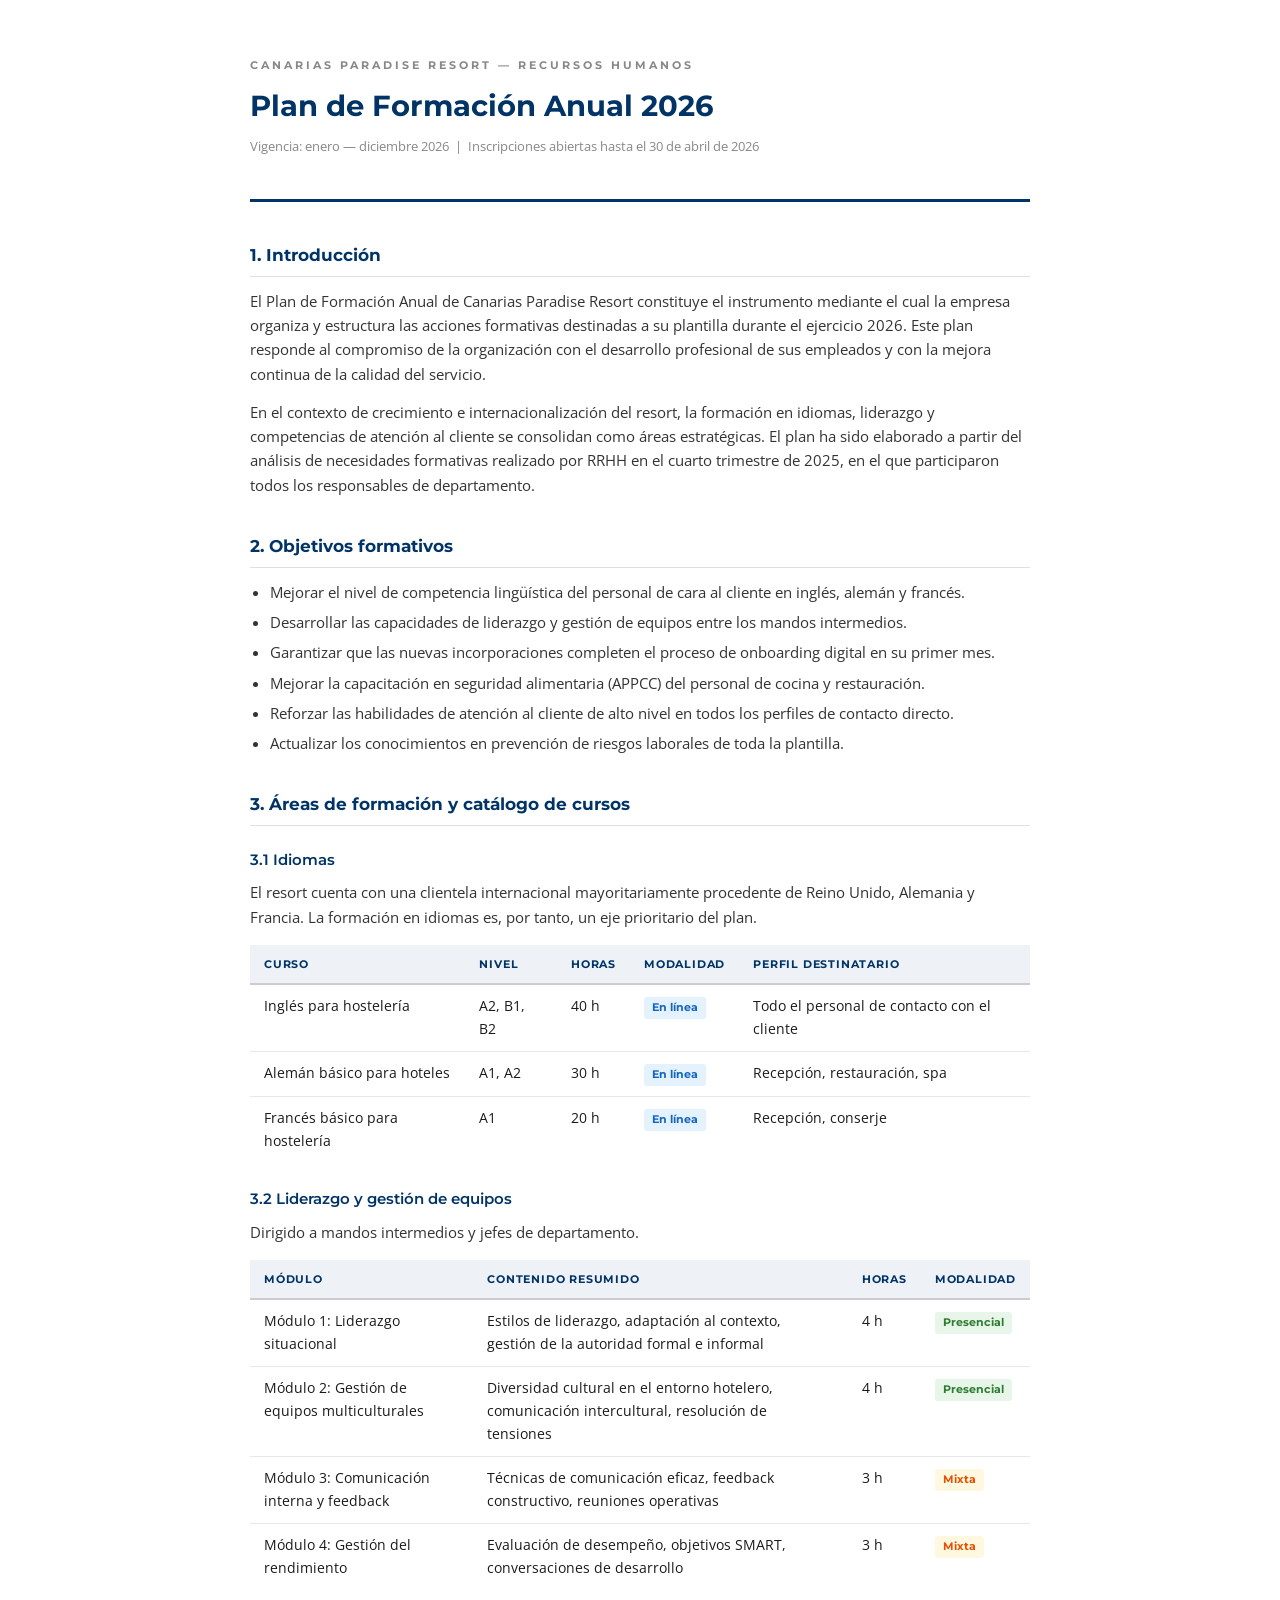
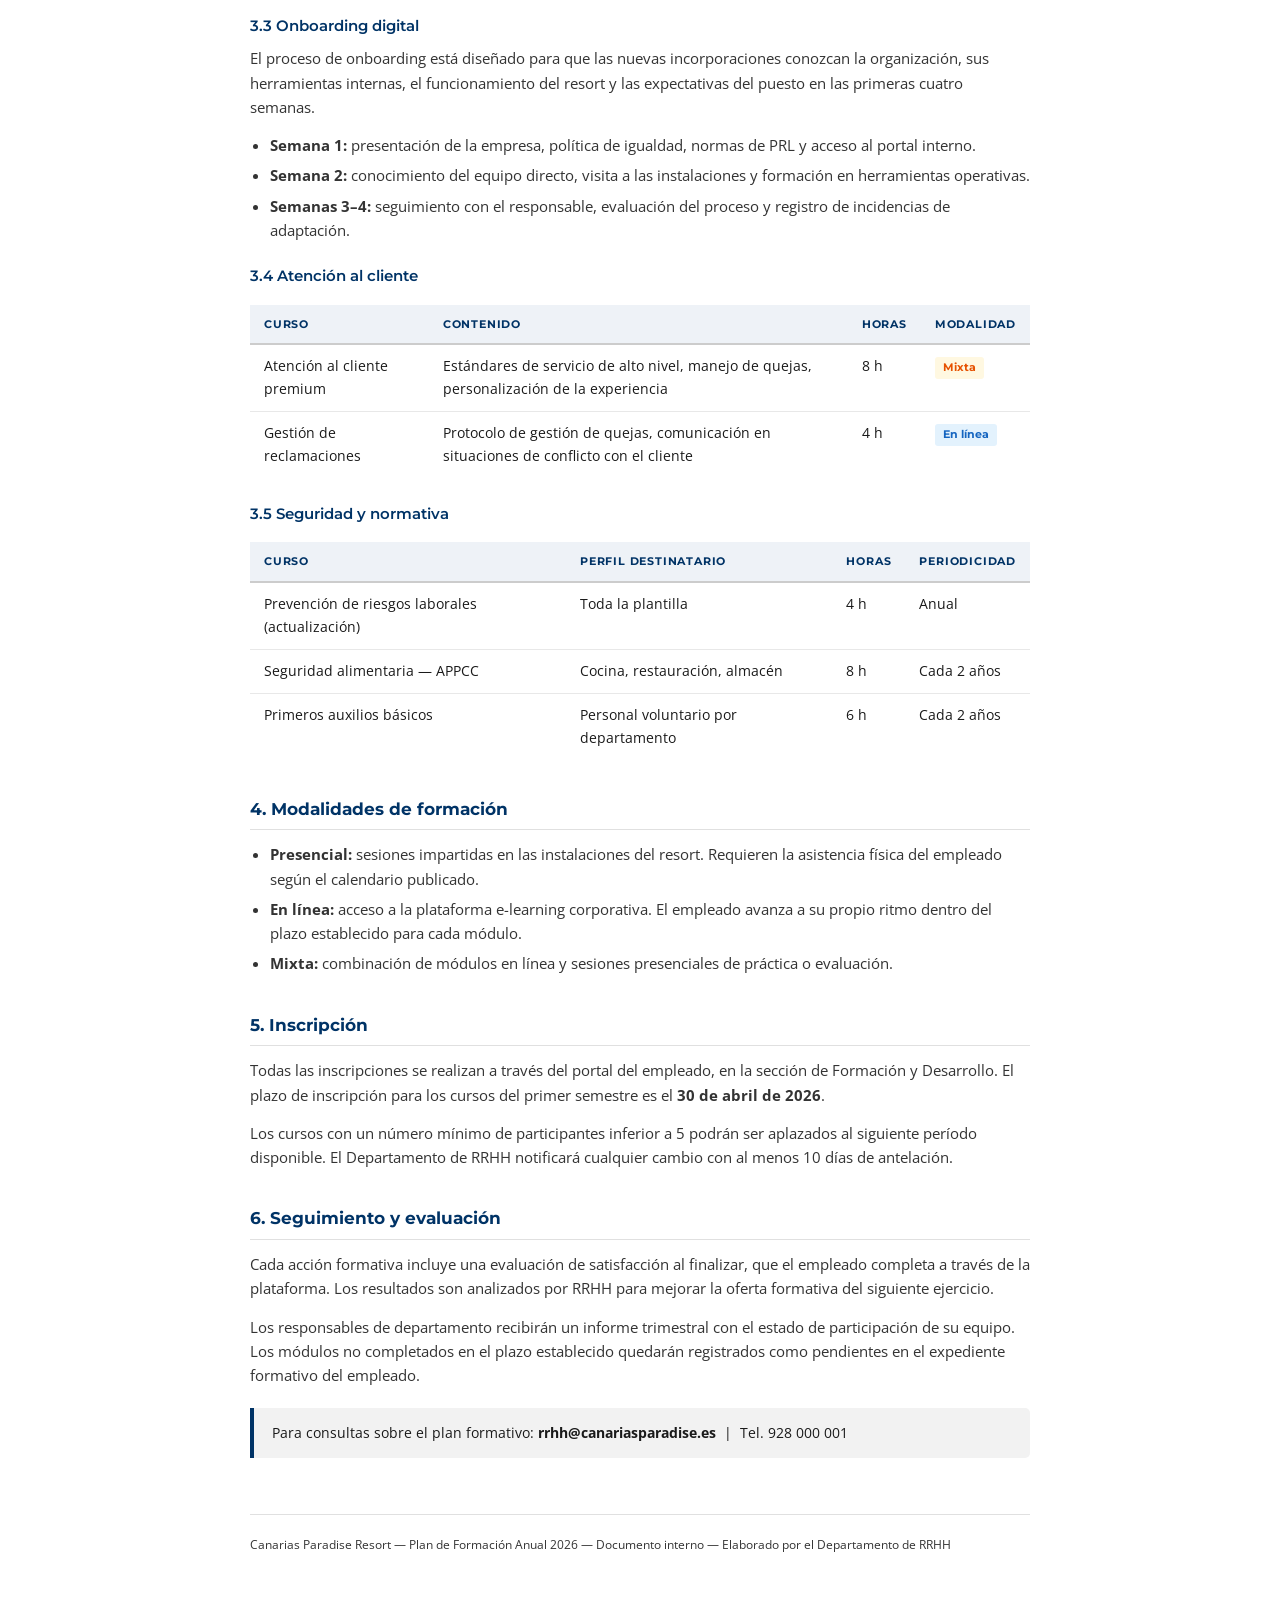
<file: plan-formacion-anual-2026.html>
<!DOCTYPE html>
<html lang="es">
<head>
  <meta charset="UTF-8" />
  <meta name="viewport" content="width=device-width, initial-scale=1.0" />
  <title>Plan de Formación Anual 2026 — Canarias Paradise Resort</title>
  <link href="https://fonts.googleapis.com/css2?family=Montserrat:wght@400;600;700&family=Open+Sans:wght@400;600&display=swap" rel="stylesheet" />
  <style>
    *, *::before, *::after { box-sizing: border-box; margin: 0; padding: 0; }
    body { font-family: 'Open Sans', sans-serif; font-size: 0.92rem; color: #1a1a1a; background: #fff; line-height: 1.65; }
    .doc-wrap { max-width: 860px; margin: 0 auto; padding: 56px 40px 80px; }
    .doc-header { border-bottom: 3px solid #003366; padding-bottom: 28px; margin-bottom: 40px; }
    .doc-org { font-family: 'Montserrat', sans-serif; font-size: 0.7rem; font-weight: 700; letter-spacing: 3px; text-transform: uppercase; color: #888; margin-bottom: 8px; }
    h1 { font-family: 'Montserrat', sans-serif; font-weight: 700; font-size: 1.8rem; color: #003366; margin-bottom: 6px; }
    .doc-meta { font-size: 0.8rem; color: #888; }
    h2 { font-family: 'Montserrat', sans-serif; font-weight: 700; font-size: 1.05rem; color: #003366; margin: 36px 0 12px; padding-bottom: 6px; border-bottom: 1px solid #e0e0e0; }
    h3 { font-family: 'Montserrat', sans-serif; font-weight: 600; font-size: 0.92rem; color: #003366; margin: 22px 0 8px; }
    p { margin-bottom: 14px; color: #333; }
    ul, ol { padding-left: 20px; margin-bottom: 16px; }
    ul { list-style: disc; }
    li { margin-bottom: 6px; color: #333; }
    table { width: 100%; border-collapse: collapse; margin: 16px 0 24px; font-size: 0.87rem; }
    th { font-family: 'Montserrat', sans-serif; font-size: 0.7rem; font-weight: 700; text-transform: uppercase; letter-spacing: 0.8px; background: #eef2f7; color: #003366; padding: 10px 14px; text-align: left; border-bottom: 2px solid #ccc; }
    td { padding: 10px 14px; border-bottom: 1px solid #e8e8e8; vertical-align: top; }
    tr:last-child td { border-bottom: none; }
    tr:hover td { background: #fafafa; }
    .note-box { background: #f2f2f2; border-left: 4px solid #003366; padding: 14px 18px; border-radius: 0 5px 5px 0; margin: 20px 0; font-size: 0.86rem; }
    .badge { display: inline-block; font-family: 'Montserrat', sans-serif; font-size: 0.68rem; font-weight: 700; padding: 2px 8px; border-radius: 3px; }
    .badge-pres { background: #e8f5e9; color: #2e7d32; }
    .badge-online { background: #e3f2fd; color: #1565c0; }
    .badge-mix { background: #fff8e1; color: #e65100; }
    .doc-footer { margin-top: 56px; border-top: 1px solid #e0e0e0; padding-top: 20px; font-size: 0.78rem; color: #aaa; }
    @media print { .doc-wrap { padding: 20px; } }
  </style>
</head>
<body>
<div class="doc-wrap">

  <div class="doc-header">
    <p class="doc-org">Canarias Paradise Resort — Recursos Humanos</p>
    <h1>Plan de Formación Anual 2026</h1>
    <p class="doc-meta">Vigencia: enero — diciembre 2026 &nbsp;|&nbsp; Inscripciones abiertas hasta el 30 de abril de 2026</p>
  </div>

  <h2>1. Introducción</h2>
  <p>
    El Plan de Formación Anual de Canarias Paradise Resort constituye el instrumento mediante el cual la
    empresa organiza y estructura las acciones formativas destinadas a su plantilla durante el ejercicio 2026.
    Este plan responde al compromiso de la organización con el desarrollo profesional de sus empleados y
    con la mejora continua de la calidad del servicio.
  </p>
  <p>
    En el contexto de crecimiento e internacionalización del resort, la formación en idiomas, liderazgo
    y competencias de atención al cliente se consolidan como áreas estratégicas. El plan ha sido elaborado
    a partir del análisis de necesidades formativas realizado por RRHH en el cuarto trimestre de 2025,
    en el que participaron todos los responsables de departamento.
  </p>

  <h2>2. Objetivos formativos</h2>
  <ul>
    <li>Mejorar el nivel de competencia lingüística del personal de cara al cliente en inglés, alemán y francés.</li>
    <li>Desarrollar las capacidades de liderazgo y gestión de equipos entre los mandos intermedios.</li>
    <li>Garantizar que las nuevas incorporaciones completen el proceso de onboarding digital en su primer mes.</li>
    <li>Mejorar la capacitación en seguridad alimentaria (APPCC) del personal de cocina y restauración.</li>
    <li>Reforzar las habilidades de atención al cliente de alto nivel en todos los perfiles de contacto directo.</li>
    <li>Actualizar los conocimientos en prevención de riesgos laborales de toda la plantilla.</li>
  </ul>

  <h2>3. Áreas de formación y catálogo de cursos</h2>

  <h3>3.1 Idiomas</h3>
  <p>
    El resort cuenta con una clientela internacional mayoritariamente procedente de Reino Unido, Alemania
    y Francia. La formación en idiomas es, por tanto, un eje prioritario del plan.
  </p>
  <table>
    <thead>
      <tr><th>Curso</th><th>Nivel</th><th>Horas</th><th>Modalidad</th><th>Perfil destinatario</th></tr>
    </thead>
    <tbody>
      <tr>
        <td>Inglés para hostelería</td><td>A2, B1, B2</td><td>40 h</td>
        <td><span class="badge badge-online">En línea</span></td>
        <td>Todo el personal de contacto con el cliente</td>
      </tr>
      <tr>
        <td>Alemán básico para hoteles</td><td>A1, A2</td><td>30 h</td>
        <td><span class="badge badge-online">En línea</span></td>
        <td>Recepción, restauración, spa</td>
      </tr>
      <tr>
        <td>Francés básico para hostelería</td><td>A1</td><td>20 h</td>
        <td><span class="badge badge-online">En línea</span></td>
        <td>Recepción, conserje</td>
      </tr>
    </tbody>
  </table>

  <h3>3.2 Liderazgo y gestión de equipos</h3>
  <p>Dirigido a mandos intermedios y jefes de departamento.</p>
  <table>
    <thead>
      <tr><th>Módulo</th><th>Contenido resumido</th><th>Horas</th><th>Modalidad</th></tr>
    </thead>
    <tbody>
      <tr>
        <td>Módulo 1: Liderazgo situacional</td>
        <td>Estilos de liderazgo, adaptación al contexto, gestión de la autoridad formal e informal</td>
        <td>4 h</td>
        <td><span class="badge badge-pres">Presencial</span></td>
      </tr>
      <tr>
        <td>Módulo 2: Gestión de equipos multiculturales</td>
        <td>Diversidad cultural en el entorno hotelero, comunicación intercultural, resolución de tensiones</td>
        <td>4 h</td>
        <td><span class="badge badge-pres">Presencial</span></td>
      </tr>
      <tr>
        <td>Módulo 3: Comunicación interna y feedback</td>
        <td>Técnicas de comunicación eficaz, feedback constructivo, reuniones operativas</td>
        <td>3 h</td>
        <td><span class="badge badge-mix">Mixta</span></td>
      </tr>
      <tr>
        <td>Módulo 4: Gestión del rendimiento</td>
        <td>Evaluación de desempeño, objetivos SMART, conversaciones de desarrollo</td>
        <td>3 h</td>
        <td><span class="badge badge-mix">Mixta</span></td>
      </tr>
    </tbody>
  </table>

  <h3>3.3 Onboarding digital</h3>
  <p>
    El proceso de onboarding está diseñado para que las nuevas incorporaciones conozcan la organización,
    sus herramientas internas, el funcionamiento del resort y las expectativas del puesto en las primeras
    cuatro semanas.
  </p>
  <ul>
    <li><strong>Semana 1:</strong> presentación de la empresa, política de igualdad, normas de PRL y acceso al portal interno.</li>
    <li><strong>Semana 2:</strong> conocimiento del equipo directo, visita a las instalaciones y formación en herramientas operativas.</li>
    <li><strong>Semanas 3–4:</strong> seguimiento con el responsable, evaluación del proceso y registro de incidencias de adaptación.</li>
  </ul>

  <h3>3.4 Atención al cliente</h3>
  <table>
    <thead>
      <tr><th>Curso</th><th>Contenido</th><th>Horas</th><th>Modalidad</th></tr>
    </thead>
    <tbody>
      <tr>
        <td>Atención al cliente premium</td>
        <td>Estándares de servicio de alto nivel, manejo de quejas, personalización de la experiencia</td>
        <td>8 h</td>
        <td><span class="badge badge-mix">Mixta</span></td>
      </tr>
      <tr>
        <td>Gestión de reclamaciones</td>
        <td>Protocolo de gestión de quejas, comunicación en situaciones de conflicto con el cliente</td>
        <td>4 h</td>
        <td><span class="badge badge-online">En línea</span></td>
      </tr>
    </tbody>
  </table>

  <h3>3.5 Seguridad y normativa</h3>
  <table>
    <thead>
      <tr><th>Curso</th><th>Perfil destinatario</th><th>Horas</th><th>Periodicidad</th></tr>
    </thead>
    <tbody>
      <tr>
        <td>Prevención de riesgos laborales (actualización)</td>
        <td>Toda la plantilla</td><td>4 h</td><td>Anual</td>
      </tr>
      <tr>
        <td>Seguridad alimentaria — APPCC</td>
        <td>Cocina, restauración, almacén</td><td>8 h</td><td>Cada 2 años</td>
      </tr>
      <tr>
        <td>Primeros auxilios básicos</td>
        <td>Personal voluntario por departamento</td><td>6 h</td><td>Cada 2 años</td>
      </tr>
    </tbody>
  </table>

  <h2>4. Modalidades de formación</h2>
  <ul>
    <li><strong>Presencial:</strong> sesiones impartidas en las instalaciones del resort. Requieren la asistencia física del empleado según el calendario publicado.</li>
    <li><strong>En línea:</strong> acceso a la plataforma e-learning corporativa. El empleado avanza a su propio ritmo dentro del plazo establecido para cada módulo.</li>
    <li><strong>Mixta:</strong> combinación de módulos en línea y sesiones presenciales de práctica o evaluación.</li>
  </ul>

  <h2>5. Inscripción</h2>
  <p>
    Todas las inscripciones se realizan a través del portal del empleado, en la sección de Formación y
    Desarrollo. El plazo de inscripción para los cursos del primer semestre es el <strong>30 de abril de 2026</strong>.
  </p>
  <p>
    Los cursos con un número mínimo de participantes inferior a 5 podrán ser aplazados al siguiente
    período disponible. El Departamento de RRHH notificará cualquier cambio con al menos 10 días de
    antelación.
  </p>

  <h2>6. Seguimiento y evaluación</h2>
  <p>
    Cada acción formativa incluye una evaluación de satisfacción al finalizar, que el empleado completa
    a través de la plataforma. Los resultados son analizados por RRHH para mejorar la oferta formativa
    del siguiente ejercicio.
  </p>
  <p>
    Los responsables de departamento recibirán un informe trimestral con el estado de participación de
    su equipo. Los módulos no completados en el plazo establecido quedarán registrados como pendientes
    en el expediente formativo del empleado.
  </p>
  <div class="note-box">
    Para consultas sobre el plan formativo: <strong>rrhh@canariasparadise.es</strong> &nbsp;|&nbsp; Tel. 928 000 001
  </div>

  <div class="doc-footer">
    <p>Canarias Paradise Resort — Plan de Formación Anual 2026 — Documento interno — Elaborado por el Departamento de RRHH</p>
  </div>

</div>
</body>
</html>
</file>
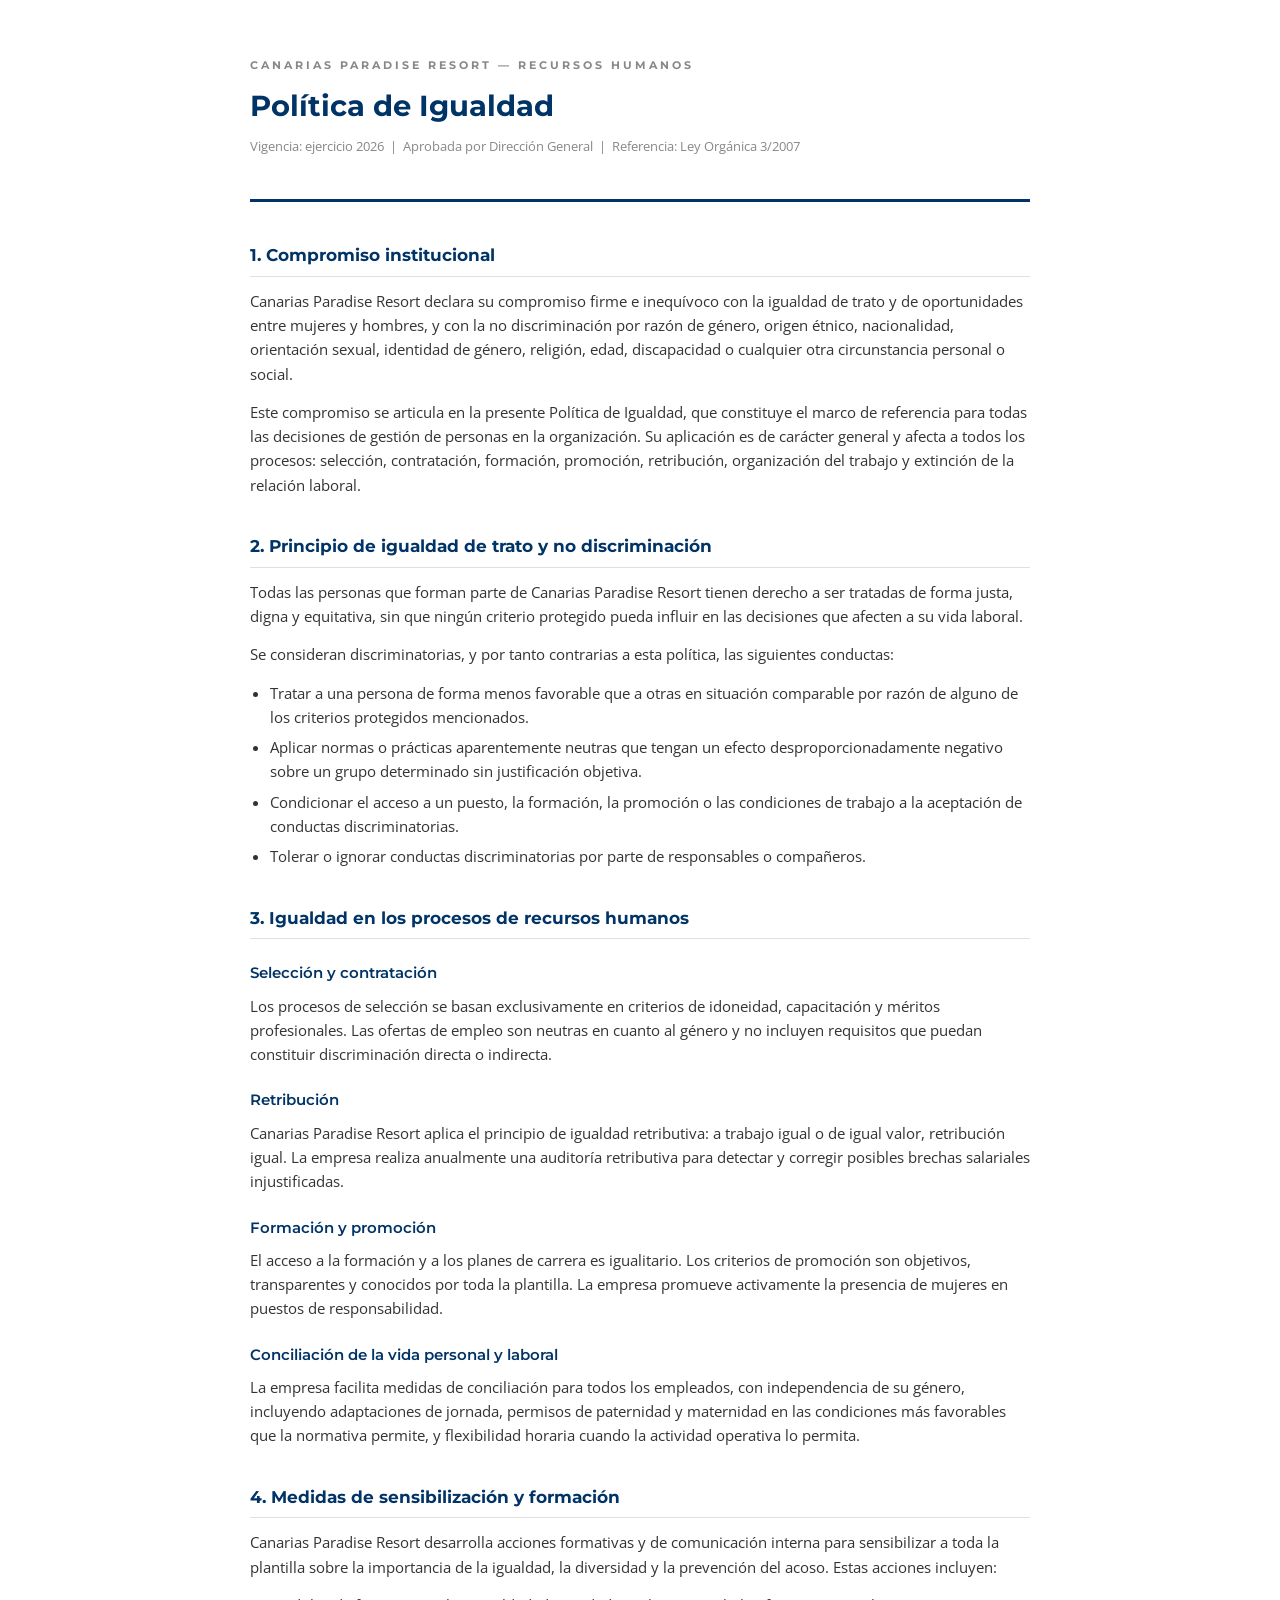
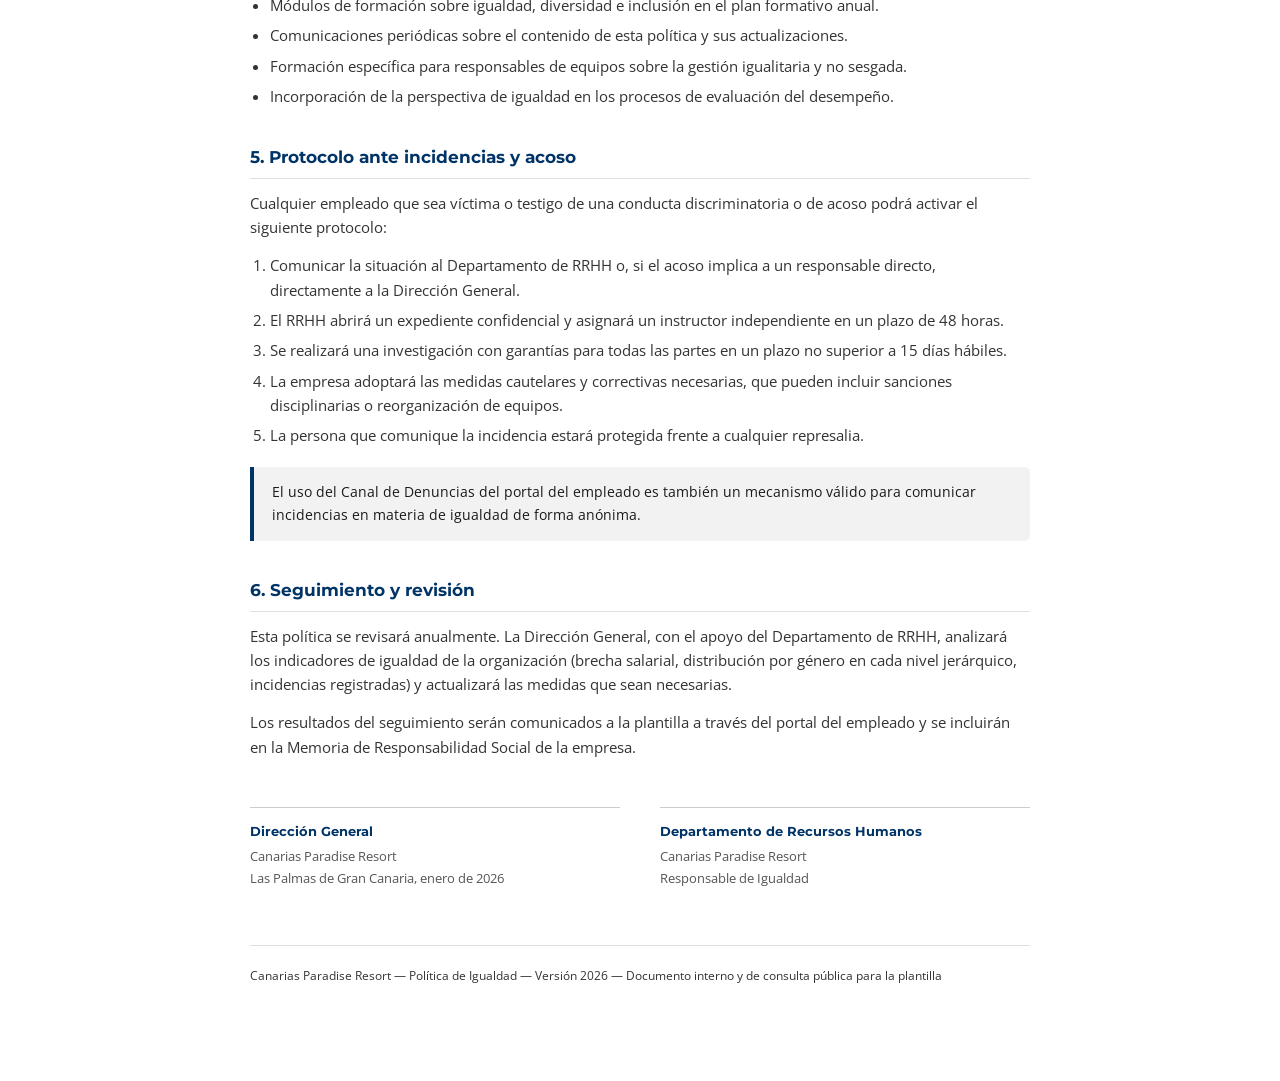
<file: politica-igualdad.html>
<!DOCTYPE html>
<html lang="es">
<head>
  <meta charset="UTF-8" />
  <meta name="viewport" content="width=device-width, initial-scale=1.0" />
  <title>Política de Igualdad — Canarias Paradise Resort</title>
  <link href="https://fonts.googleapis.com/css2?family=Montserrat:wght@400;600;700&family=Open+Sans:wght@400;600&display=swap" rel="stylesheet" />
  <style>
    *, *::before, *::after { box-sizing: border-box; margin: 0; padding: 0; }
    body { font-family: 'Open Sans', sans-serif; font-size: 0.92rem; color: #1a1a1a; background: #fff; line-height: 1.65; }
    .doc-wrap { max-width: 860px; margin: 0 auto; padding: 56px 40px 80px; }
    .doc-header { border-bottom: 3px solid #003366; padding-bottom: 28px; margin-bottom: 40px; }
    .doc-org { font-family: 'Montserrat', sans-serif; font-size: 0.7rem; font-weight: 700; letter-spacing: 3px; text-transform: uppercase; color: #888; margin-bottom: 8px; }
    h1 { font-family: 'Montserrat', sans-serif; font-weight: 700; font-size: 1.8rem; color: #003366; margin-bottom: 6px; }
    .doc-meta { font-size: 0.8rem; color: #888; }
    h2 { font-family: 'Montserrat', sans-serif; font-weight: 700; font-size: 1.05rem; color: #003366; margin: 36px 0 12px; padding-bottom: 6px; border-bottom: 1px solid #e0e0e0; }
    h3 { font-family: 'Montserrat', sans-serif; font-weight: 600; font-size: 0.92rem; color: #003366; margin: 22px 0 8px; }
    p { margin-bottom: 14px; color: #333; }
    ul, ol { padding-left: 20px; margin-bottom: 16px; }
    ul { list-style: disc; }
    ol { list-style: decimal; }
    li { margin-bottom: 6px; color: #333; }
    .note-box { background: #f2f2f2; border-left: 4px solid #003366; padding: 14px 18px; border-radius: 0 5px 5px 0; margin: 20px 0; font-size: 0.86rem; }
    .sign-block { margin-top: 48px; display: grid; grid-template-columns: 1fr 1fr; gap: 40px; }
    .sign-item { border-top: 1px solid #ccc; padding-top: 12px; font-size: 0.82rem; color: #555; }
    .sign-item strong { display: block; font-family: 'Montserrat', sans-serif; font-size: 0.84rem; color: #003366; margin-bottom: 4px; }
    .doc-footer { margin-top: 56px; border-top: 1px solid #e0e0e0; padding-top: 20px; font-size: 0.78rem; color: #aaa; }
    @media print { .doc-wrap { padding: 20px; } .sign-block { grid-template-columns: 1fr 1fr; } }
  </style>
</head>
<body>
<div class="doc-wrap">

  <div class="doc-header">
    <p class="doc-org">Canarias Paradise Resort — Recursos Humanos</p>
    <h1>Política de Igualdad</h1>
    <p class="doc-meta">Vigencia: ejercicio 2026 &nbsp;|&nbsp; Aprobada por Dirección General &nbsp;|&nbsp; Referencia: Ley Orgánica 3/2007</p>
  </div>

  <h2>1. Compromiso institucional</h2>
  <p>
    Canarias Paradise Resort declara su compromiso firme e inequívoco con la igualdad de trato y de
    oportunidades entre mujeres y hombres, y con la no discriminación por razón de género, origen étnico,
    nacionalidad, orientación sexual, identidad de género, religión, edad, discapacidad o cualquier otra
    circunstancia personal o social.
  </p>
  <p>
    Este compromiso se articula en la presente Política de Igualdad, que constituye el marco de referencia
    para todas las decisiones de gestión de personas en la organización. Su aplicación es de carácter general
    y afecta a todos los procesos: selección, contratación, formación, promoción, retribución, organización
    del trabajo y extinción de la relación laboral.
  </p>

  <h2>2. Principio de igualdad de trato y no discriminación</h2>
  <p>
    Todas las personas que forman parte de Canarias Paradise Resort tienen derecho a ser tratadas de forma
    justa, digna y equitativa, sin que ningún criterio protegido pueda influir en las decisiones que afecten
    a su vida laboral.
  </p>
  <p>Se consideran discriminatorias, y por tanto contrarias a esta política, las siguientes conductas:</p>
  <ul>
    <li>Tratar a una persona de forma menos favorable que a otras en situación comparable por razón de alguno de los criterios protegidos mencionados.</li>
    <li>Aplicar normas o prácticas aparentemente neutras que tengan un efecto desproporcionadamente negativo sobre un grupo determinado sin justificación objetiva.</li>
    <li>Condicionar el acceso a un puesto, la formación, la promoción o las condiciones de trabajo a la aceptación de conductas discriminatorias.</li>
    <li>Tolerar o ignorar conductas discriminatorias por parte de responsables o compañeros.</li>
  </ul>

  <h2>3. Igualdad en los procesos de recursos humanos</h2>
  <h3>Selección y contratación</h3>
  <p>
    Los procesos de selección se basan exclusivamente en criterios de idoneidad, capacitación y méritos
    profesionales. Las ofertas de empleo son neutras en cuanto al género y no incluyen requisitos que
    puedan constituir discriminación directa o indirecta.
  </p>
  <h3>Retribución</h3>
  <p>
    Canarias Paradise Resort aplica el principio de igualdad retributiva: a trabajo igual o de igual valor,
    retribución igual. La empresa realiza anualmente una auditoría retributiva para detectar y corregir
    posibles brechas salariales injustificadas.
  </p>
  <h3>Formación y promoción</h3>
  <p>
    El acceso a la formación y a los planes de carrera es igualitario. Los criterios de promoción son
    objetivos, transparentes y conocidos por toda la plantilla. La empresa promueve activamente la
    presencia de mujeres en puestos de responsabilidad.
  </p>
  <h3>Conciliación de la vida personal y laboral</h3>
  <p>
    La empresa facilita medidas de conciliación para todos los empleados, con independencia de su género,
    incluyendo adaptaciones de jornada, permisos de paternidad y maternidad en las condiciones más
    favorables que la normativa permite, y flexibilidad horaria cuando la actividad operativa lo permita.
  </p>

  <h2>4. Medidas de sensibilización y formación</h2>
  <p>
    Canarias Paradise Resort desarrolla acciones formativas y de comunicación interna para sensibilizar
    a toda la plantilla sobre la importancia de la igualdad, la diversidad y la prevención del acoso.
    Estas acciones incluyen:
  </p>
  <ul>
    <li>Módulos de formación sobre igualdad, diversidad e inclusión en el plan formativo anual.</li>
    <li>Comunicaciones periódicas sobre el contenido de esta política y sus actualizaciones.</li>
    <li>Formación específica para responsables de equipos sobre la gestión igualitaria y no sesgada.</li>
    <li>Incorporación de la perspectiva de igualdad en los procesos de evaluación del desempeño.</li>
  </ul>

  <h2>5. Protocolo ante incidencias y acoso</h2>
  <p>
    Cualquier empleado que sea víctima o testigo de una conducta discriminatoria o de acoso podrá
    activar el siguiente protocolo:
  </p>
  <ol>
    <li>Comunicar la situación al Departamento de RRHH o, si el acoso implica a un responsable directo, directamente a la Dirección General.</li>
    <li>El RRHH abrirá un expediente confidencial y asignará un instructor independiente en un plazo de 48 horas.</li>
    <li>Se realizará una investigación con garantías para todas las partes en un plazo no superior a 15 días hábiles.</li>
    <li>La empresa adoptará las medidas cautelares y correctivas necesarias, que pueden incluir sanciones disciplinarias o reorganización de equipos.</li>
    <li>La persona que comunique la incidencia estará protegida frente a cualquier represalia.</li>
  </ol>
  <div class="note-box">
    El uso del Canal de Denuncias del portal del empleado es también un mecanismo válido para comunicar incidencias en materia de igualdad de forma anónima.
  </div>

  <h2>6. Seguimiento y revisión</h2>
  <p>
    Esta política se revisará anualmente. La Dirección General, con el apoyo del Departamento de RRHH,
    analizará los indicadores de igualdad de la organización (brecha salarial, distribución por género
    en cada nivel jerárquico, incidencias registradas) y actualizará las medidas que sean necesarias.
  </p>
  <p>
    Los resultados del seguimiento serán comunicados a la plantilla a través del portal del empleado y
    se incluirán en la Memoria de Responsabilidad Social de la empresa.
  </p>

  <div class="sign-block">
    <div class="sign-item">
      <strong>Dirección General</strong>
      Canarias Paradise Resort<br />
      Las Palmas de Gran Canaria, enero de 2026
    </div>
    <div class="sign-item">
      <strong>Departamento de Recursos Humanos</strong>
      Canarias Paradise Resort<br />
      Responsable de Igualdad
    </div>
  </div>

  <div class="doc-footer">
    <p>Canarias Paradise Resort — Política de Igualdad — Versión 2026 — Documento interno y de consulta pública para la plantilla</p>
  </div>

</div>
</body>
</html>
</file>
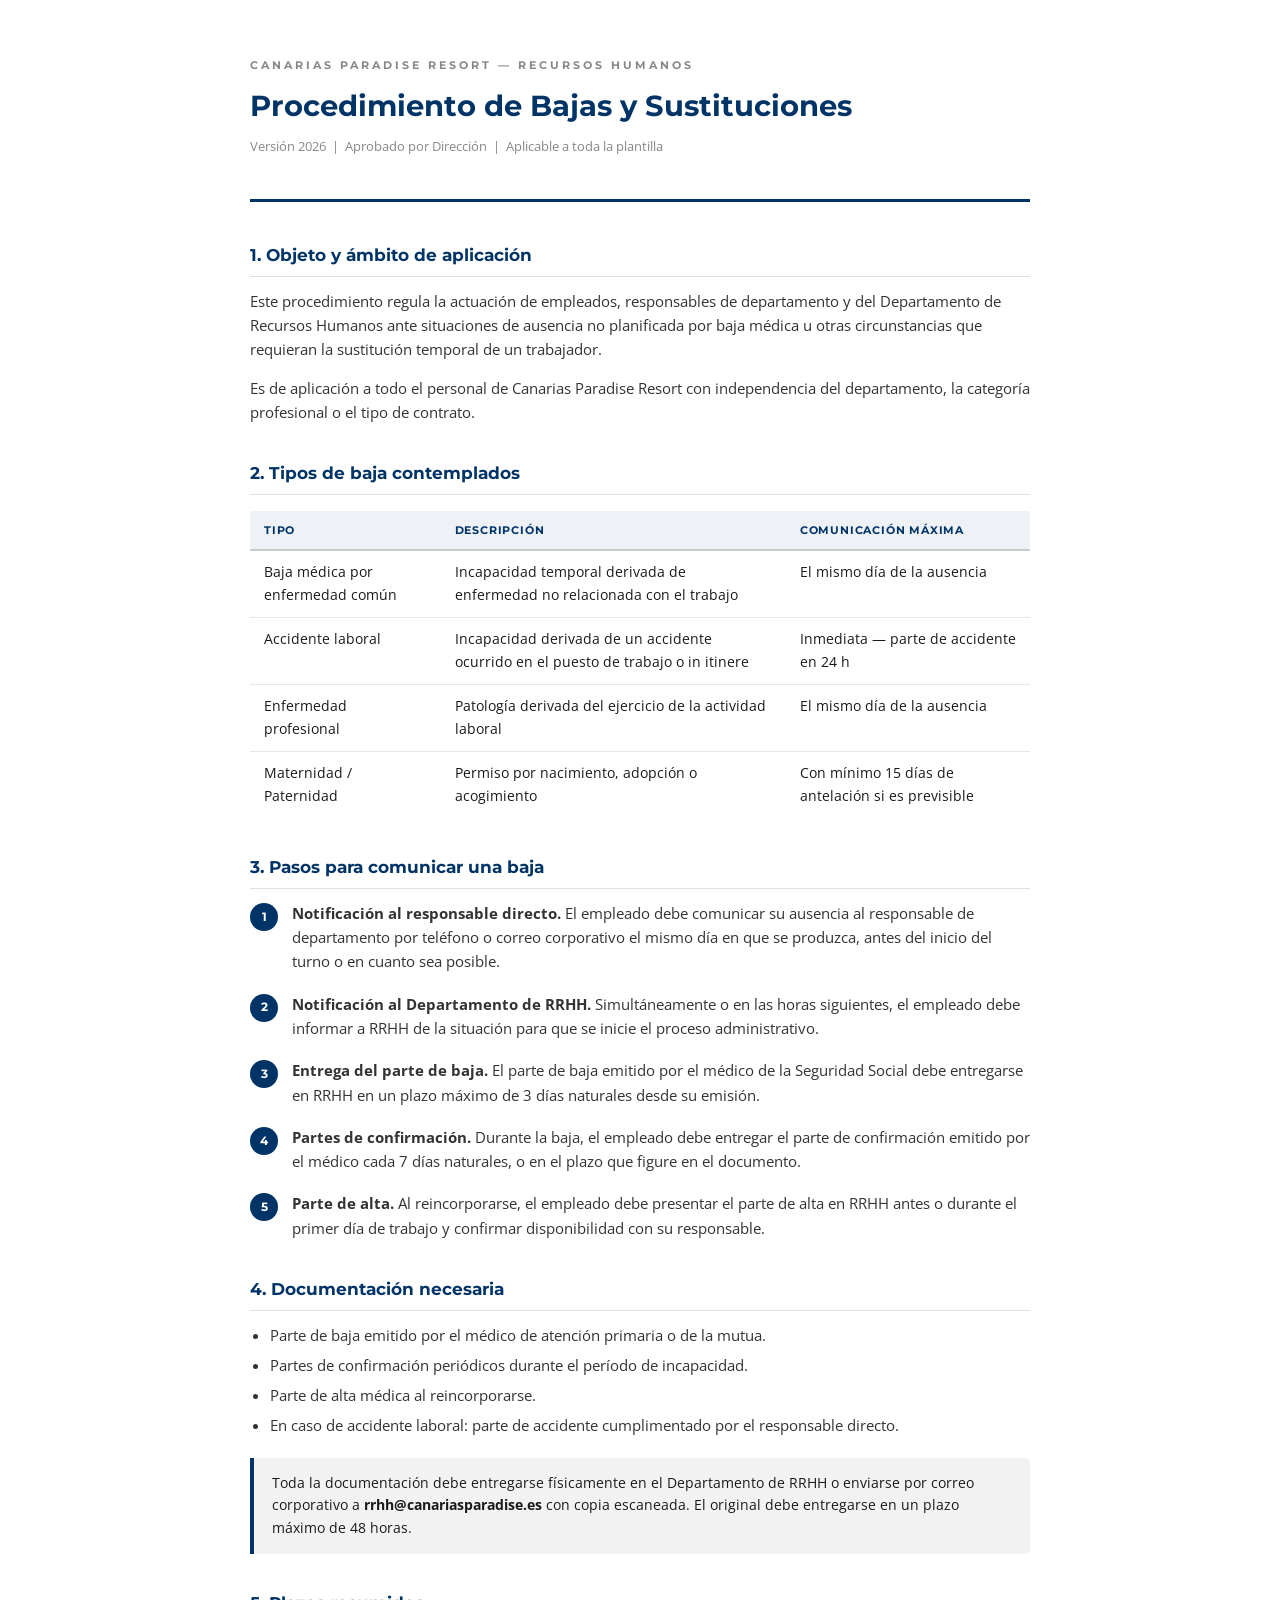
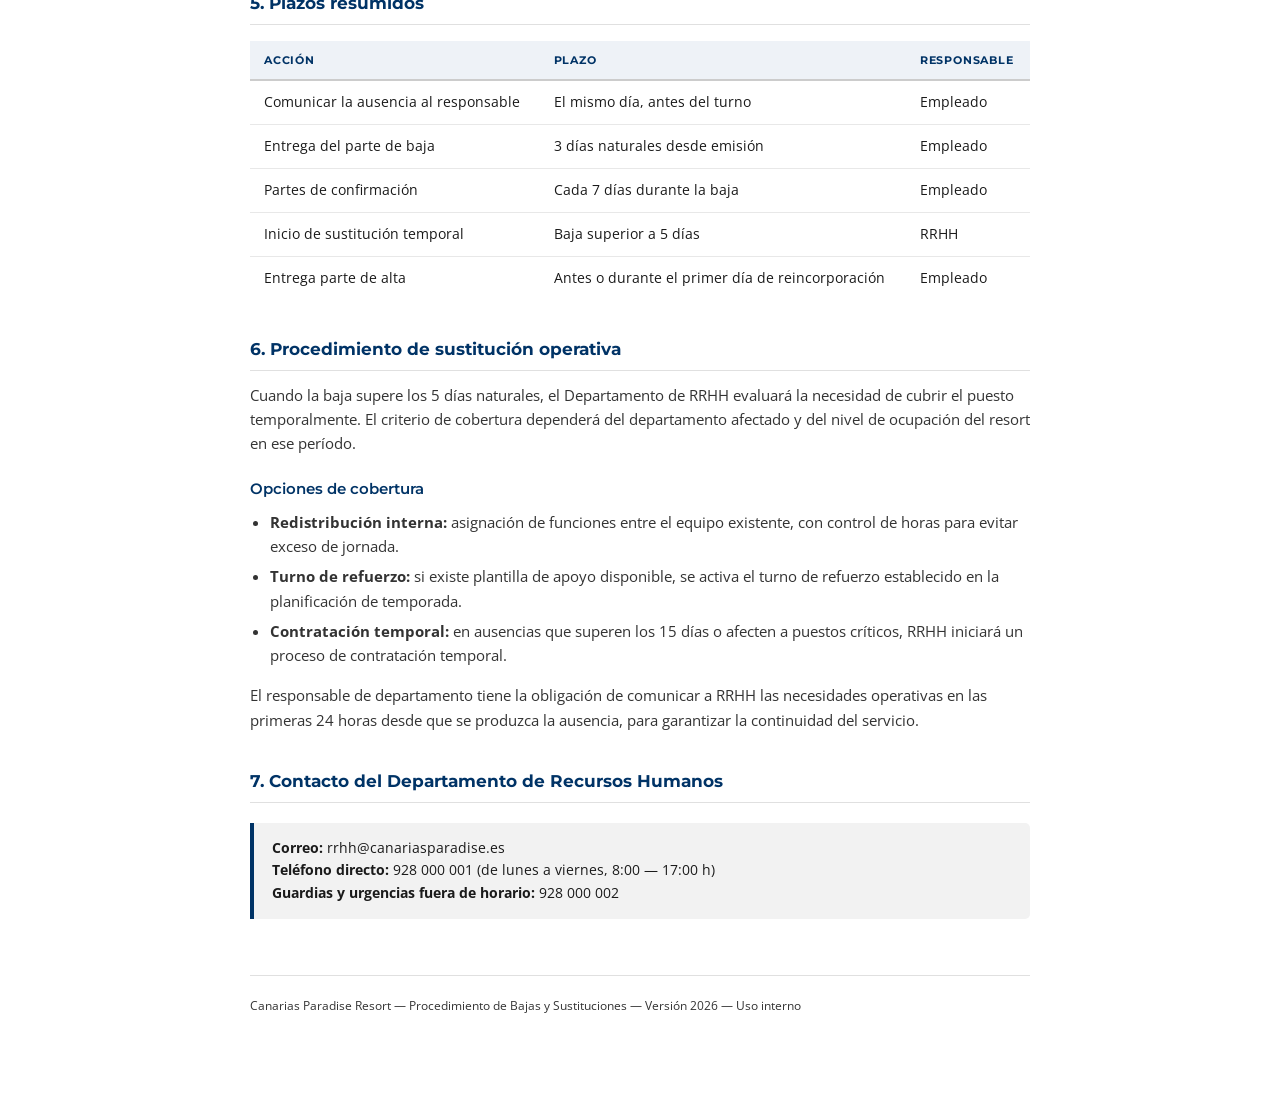
<file: procedimiento-bajas-sustituciones.html>
<!DOCTYPE html>
<html lang="es">
<head>
  <meta charset="UTF-8" />
  <meta name="viewport" content="width=device-width, initial-scale=1.0" />
  <title>Procedimiento de Bajas y Sustituciones — Canarias Paradise Resort</title>
  <link href="https://fonts.googleapis.com/css2?family=Montserrat:wght@400;600;700&family=Open+Sans:wght@400;600&display=swap" rel="stylesheet" />
  <style>
    *, *::before, *::after { box-sizing: border-box; margin: 0; padding: 0; }
    body { font-family: 'Open Sans', sans-serif; font-size: 0.92rem; color: #1a1a1a; background: #fff; line-height: 1.65; }
    .doc-wrap { max-width: 860px; margin: 0 auto; padding: 56px 40px 80px; }
    .doc-header { border-bottom: 3px solid #003366; padding-bottom: 28px; margin-bottom: 40px; }
    .doc-org { font-family: 'Montserrat', sans-serif; font-size: 0.7rem; font-weight: 700; letter-spacing: 3px; text-transform: uppercase; color: #888; margin-bottom: 8px; }
    h1 { font-family: 'Montserrat', sans-serif; font-weight: 700; font-size: 1.8rem; color: #003366; margin-bottom: 6px; }
    .doc-meta { font-size: 0.8rem; color: #888; }
    h2 { font-family: 'Montserrat', sans-serif; font-weight: 700; font-size: 1.05rem; color: #003366; margin: 36px 0 12px; padding-bottom: 6px; border-bottom: 1px solid #e0e0e0; }
    h3 { font-family: 'Montserrat', sans-serif; font-weight: 600; font-size: 0.92rem; color: #003366; margin: 22px 0 8px; }
    p { margin-bottom: 14px; color: #333; }
    ul, ol { padding-left: 20px; margin-bottom: 16px; }
    ul { list-style: disc; }
    ol { list-style: decimal; }
    li { margin-bottom: 6px; color: #333; }
    table { width: 100%; border-collapse: collapse; margin: 16px 0 24px; font-size: 0.87rem; }
    th { font-family: 'Montserrat', sans-serif; font-size: 0.7rem; font-weight: 700; text-transform: uppercase; letter-spacing: 0.8px; background: #eef2f7; color: #003366; padding: 10px 14px; text-align: left; border-bottom: 2px solid #ccc; }
    td { padding: 10px 14px; border-bottom: 1px solid #e8e8e8; vertical-align: top; }
    tr:last-child td { border-bottom: none; }
    .note-box { background: #f2f2f2; border-left: 4px solid #003366; padding: 14px 18px; border-radius: 0 5px 5px 0; margin: 20px 0; font-size: 0.86rem; }
    .step-list { counter-reset: steps; padding: 0; }
    .step-list li { counter-increment: steps; display: flex; gap: 14px; margin-bottom: 18px; align-items: flex-start; }
    .step-list li::before { content: counter(steps); background: #003366; color: #fff; font-family: 'Montserrat', sans-serif; font-weight: 700; font-size: 0.78rem; min-width: 28px; height: 28px; border-radius: 50%; display: flex; align-items: center; justify-content: center; flex-shrink: 0; margin-top: 2px; }
    .doc-footer { margin-top: 56px; border-top: 1px solid #e0e0e0; padding-top: 20px; font-size: 0.78rem; color: #aaa; }
    @media print { .doc-wrap { padding: 20px; } }
  </style>
</head>
<body>
<div class="doc-wrap">

  <div class="doc-header">
    <p class="doc-org">Canarias Paradise Resort — Recursos Humanos</p>
    <h1>Procedimiento de Bajas y Sustituciones</h1>
    <p class="doc-meta">Versión 2026 &nbsp;|&nbsp; Aprobado por Dirección &nbsp;|&nbsp; Aplicable a toda la plantilla</p>
  </div>

  <h2>1. Objeto y ámbito de aplicación</h2>
  <p>
    Este procedimiento regula la actuación de empleados, responsables de departamento y del Departamento
    de Recursos Humanos ante situaciones de ausencia no planificada por baja médica u otras circunstancias
    que requieran la sustitución temporal de un trabajador.
  </p>
  <p>
    Es de aplicación a todo el personal de Canarias Paradise Resort con independencia del departamento,
    la categoría profesional o el tipo de contrato.
  </p>

  <h2>2. Tipos de baja contemplados</h2>
  <table>
    <thead>
      <tr><th>Tipo</th><th>Descripción</th><th>Comunicación máxima</th></tr>
    </thead>
    <tbody>
      <tr>
        <td>Baja médica por enfermedad común</td>
        <td>Incapacidad temporal derivada de enfermedad no relacionada con el trabajo</td>
        <td>El mismo día de la ausencia</td>
      </tr>
      <tr>
        <td>Accidente laboral</td>
        <td>Incapacidad derivada de un accidente ocurrido en el puesto de trabajo o in itinere</td>
        <td>Inmediata — parte de accidente en 24 h</td>
      </tr>
      <tr>
        <td>Enfermedad profesional</td>
        <td>Patología derivada del ejercicio de la actividad laboral</td>
        <td>El mismo día de la ausencia</td>
      </tr>
      <tr>
        <td>Maternidad / Paternidad</td>
        <td>Permiso por nacimiento, adopción o acogimiento</td>
        <td>Con mínimo 15 días de antelación si es previsible</td>
      </tr>
    </tbody>
  </table>

  <h2>3. Pasos para comunicar una baja</h2>
  <ol class="step-list">
    <li>
      <div>
        <strong>Notificación al responsable directo.</strong> El empleado debe comunicar su ausencia al
        responsable de departamento por teléfono o correo corporativo el mismo día en que se produzca,
        antes del inicio del turno o en cuanto sea posible.
      </div>
    </li>
    <li>
      <div>
        <strong>Notificación al Departamento de RRHH.</strong> Simultáneamente o en las horas siguientes,
        el empleado debe informar a RRHH de la situación para que se inicie el proceso administrativo.
      </div>
    </li>
    <li>
      <div>
        <strong>Entrega del parte de baja.</strong> El parte de baja emitido por el médico de la Seguridad
        Social debe entregarse en RRHH en un plazo máximo de 3 días naturales desde su emisión.
      </div>
    </li>
    <li>
      <div>
        <strong>Partes de confirmación.</strong> Durante la baja, el empleado debe entregar el parte de
        confirmación emitido por el médico cada 7 días naturales, o en el plazo que figure en el documento.
      </div>
    </li>
    <li>
      <div>
        <strong>Parte de alta.</strong> Al reincorporarse, el empleado debe presentar el parte de alta en
        RRHH antes o durante el primer día de trabajo y confirmar disponibilidad con su responsable.
      </div>
    </li>
  </ol>

  <h2>4. Documentación necesaria</h2>
  <ul>
    <li>Parte de baja emitido por el médico de atención primaria o de la mutua.</li>
    <li>Partes de confirmación periódicos durante el período de incapacidad.</li>
    <li>Parte de alta médica al reincorporarse.</li>
    <li>En caso de accidente laboral: parte de accidente cumplimentado por el responsable directo.</li>
  </ul>
  <div class="note-box">
    Toda la documentación debe entregarse físicamente en el Departamento de RRHH o enviarse por correo
    corporativo a <strong>rrhh@canariasparadise.es</strong> con copia escaneada. El original debe entregarse en un
    plazo máximo de 48 horas.
  </div>

  <h2>5. Plazos resumidos</h2>
  <table>
    <thead>
      <tr><th>Acción</th><th>Plazo</th><th>Responsable</th></tr>
    </thead>
    <tbody>
      <tr><td>Comunicar la ausencia al responsable</td><td>El mismo día, antes del turno</td><td>Empleado</td></tr>
      <tr><td>Entrega del parte de baja</td><td>3 días naturales desde emisión</td><td>Empleado</td></tr>
      <tr><td>Partes de confirmación</td><td>Cada 7 días durante la baja</td><td>Empleado</td></tr>
      <tr><td>Inicio de sustitución temporal</td><td>Baja superior a 5 días</td><td>RRHH</td></tr>
      <tr><td>Entrega parte de alta</td><td>Antes o durante el primer día de reincorporación</td><td>Empleado</td></tr>
    </tbody>
  </table>

  <h2>6. Procedimiento de sustitución operativa</h2>
  <p>
    Cuando la baja supere los 5 días naturales, el Departamento de RRHH evaluará la necesidad de cubrir
    el puesto temporalmente. El criterio de cobertura dependerá del departamento afectado y del nivel
    de ocupación del resort en ese período.
  </p>
  <h3>Opciones de cobertura</h3>
  <ul>
    <li><strong>Redistribución interna:</strong> asignación de funciones entre el equipo existente, con control de horas para evitar exceso de jornada.</li>
    <li><strong>Turno de refuerzo:</strong> si existe plantilla de apoyo disponible, se activa el turno de refuerzo establecido en la planificación de temporada.</li>
    <li><strong>Contratación temporal:</strong> en ausencias que superen los 15 días o afecten a puestos críticos, RRHH iniciará un proceso de contratación temporal.</li>
  </ul>
  <p>
    El responsable de departamento tiene la obligación de comunicar a RRHH las necesidades operativas en
    las primeras 24 horas desde que se produzca la ausencia, para garantizar la continuidad del servicio.
  </p>

  <h2>7. Contacto del Departamento de Recursos Humanos</h2>
  <div class="note-box">
    <strong>Correo:</strong> rrhh@canariasparadise.es<br />
    <strong>Teléfono directo:</strong> 928 000 001 (de lunes a viernes, 8:00 — 17:00 h)<br />
    <strong>Guardias y urgencias fuera de horario:</strong> 928 000 002
  </div>

  <div class="doc-footer">
    <p>Canarias Paradise Resort — Procedimiento de Bajas y Sustituciones — Versión 2026 — Uso interno</p>
  </div>

</div>
</body>
</html>
</file>
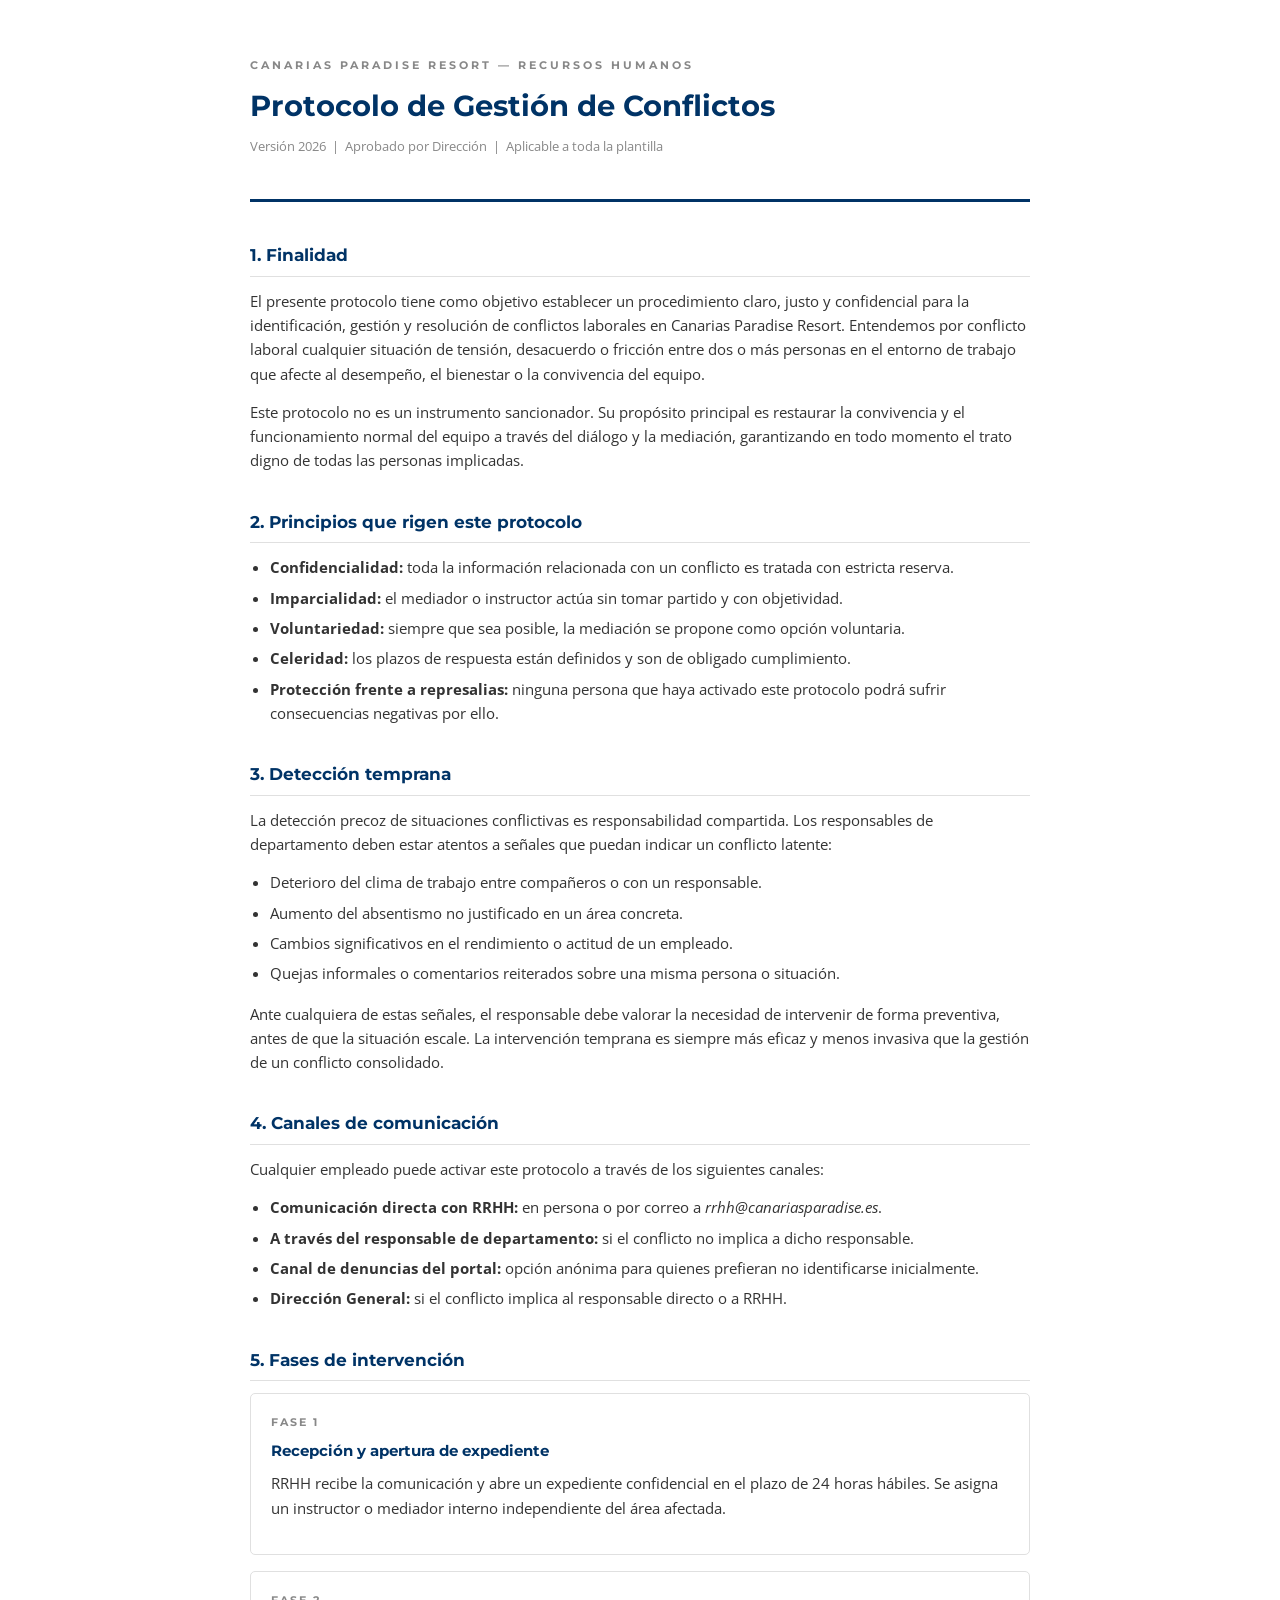
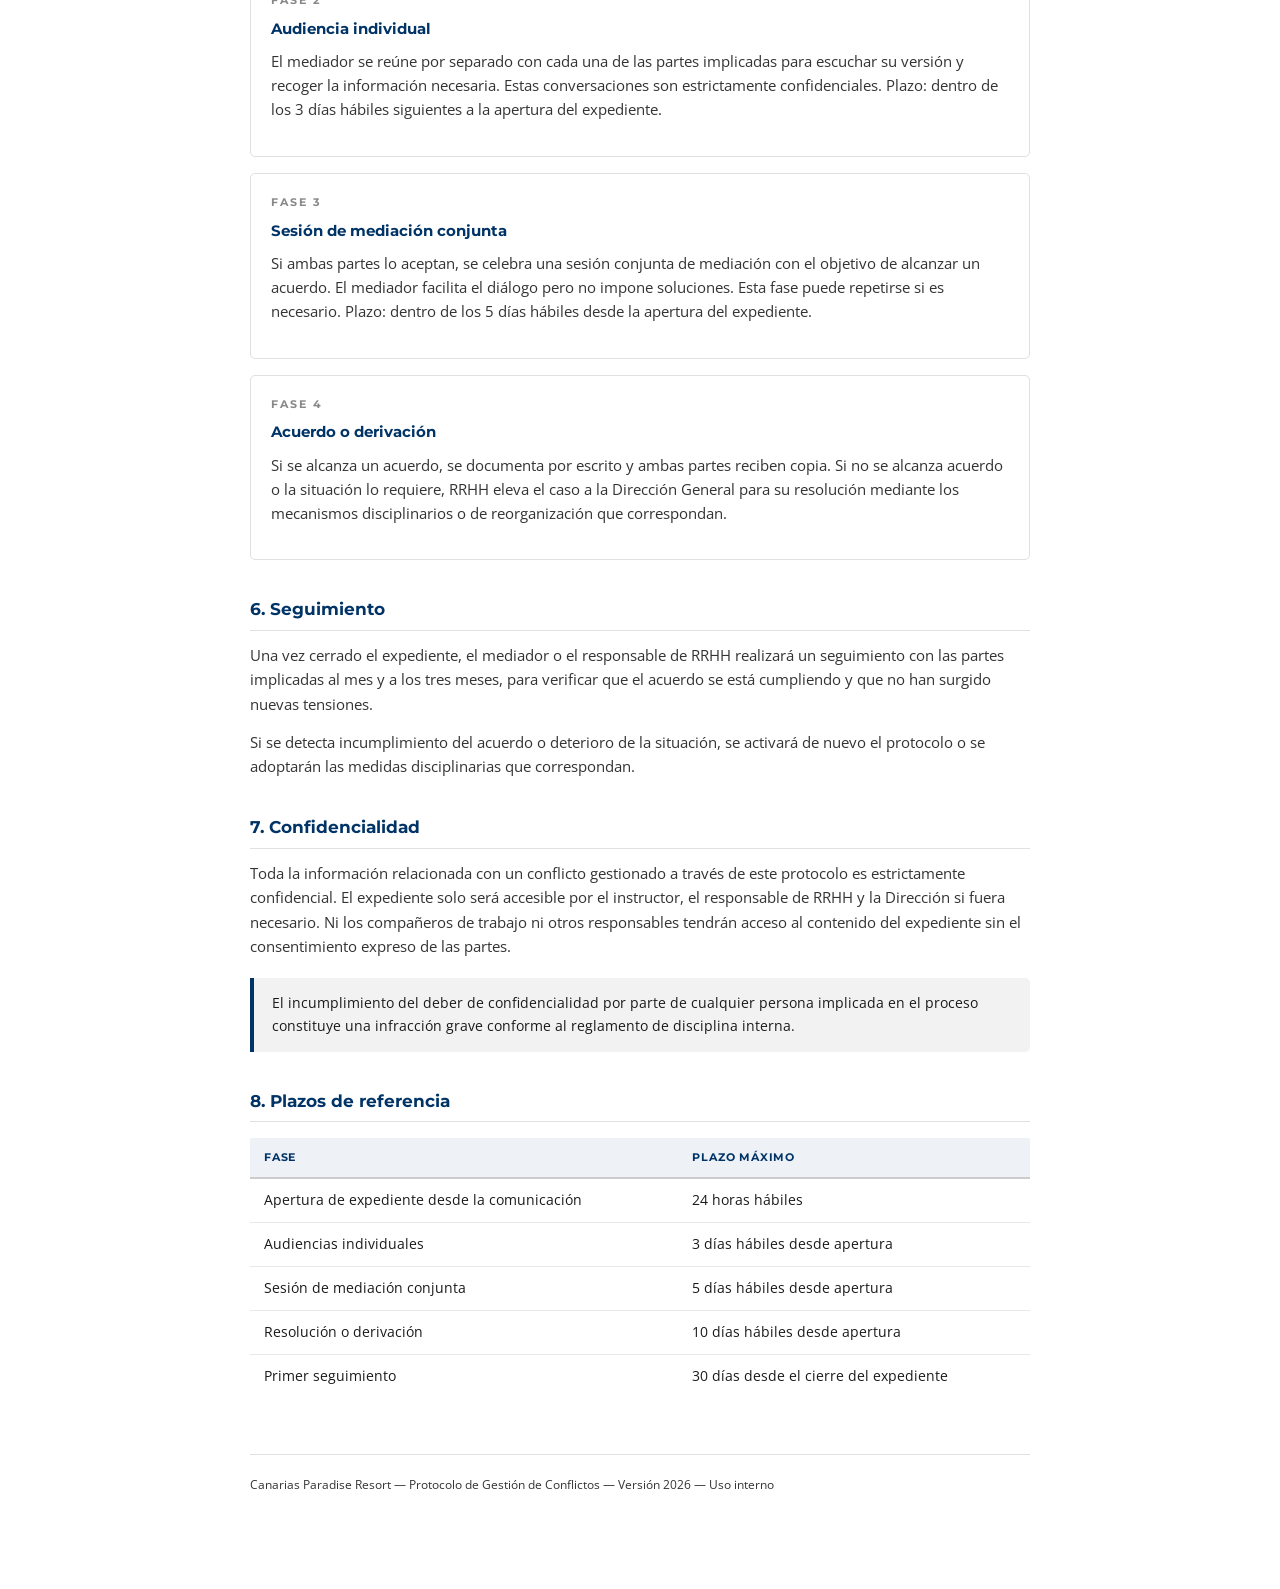
<file: protocolo-gestion-conflictos.html>
<!DOCTYPE html>
<html lang="es">
<head>
  <meta charset="UTF-8" />
  <meta name="viewport" content="width=device-width, initial-scale=1.0" />
  <title>Protocolo de Gestión de Conflictos — Canarias Paradise Resort</title>
  <link href="https://fonts.googleapis.com/css2?family=Montserrat:wght@400;600;700&family=Open+Sans:wght@400;600&display=swap" rel="stylesheet" />
  <style>
    *, *::before, *::after { box-sizing: border-box; margin: 0; padding: 0; }
    body { font-family: 'Open Sans', sans-serif; font-size: 0.92rem; color: #1a1a1a; background: #fff; line-height: 1.65; }
    .doc-wrap { max-width: 860px; margin: 0 auto; padding: 56px 40px 80px; }
    .doc-header { border-bottom: 3px solid #003366; padding-bottom: 28px; margin-bottom: 40px; }
    .doc-org { font-family: 'Montserrat', sans-serif; font-size: 0.7rem; font-weight: 700; letter-spacing: 3px; text-transform: uppercase; color: #888; margin-bottom: 8px; }
    h1 { font-family: 'Montserrat', sans-serif; font-weight: 700; font-size: 1.8rem; color: #003366; margin-bottom: 6px; }
    .doc-meta { font-size: 0.8rem; color: #888; }
    h2 { font-family: 'Montserrat', sans-serif; font-weight: 700; font-size: 1.05rem; color: #003366; margin: 36px 0 12px; padding-bottom: 6px; border-bottom: 1px solid #e0e0e0; }
    h3 { font-family: 'Montserrat', sans-serif; font-weight: 600; font-size: 0.92rem; color: #003366; margin: 22px 0 8px; }
    p { margin-bottom: 14px; color: #333; }
    ul, ol { padding-left: 20px; margin-bottom: 16px; }
    ul { list-style: disc; }
    ol { list-style: decimal; }
    li { margin-bottom: 6px; color: #333; }
    table { width: 100%; border-collapse: collapse; margin: 16px 0 24px; font-size: 0.87rem; }
    th { font-family: 'Montserrat', sans-serif; font-size: 0.7rem; font-weight: 700; text-transform: uppercase; letter-spacing: 0.8px; background: #eef2f7; color: #003366; padding: 10px 14px; text-align: left; border-bottom: 2px solid #ccc; }
    td { padding: 10px 14px; border-bottom: 1px solid #e8e8e8; vertical-align: top; }
    tr:last-child td { border-bottom: none; }
    .note-box { background: #f2f2f2; border-left: 4px solid #003366; padding: 14px 18px; border-radius: 0 5px 5px 0; margin: 20px 0; font-size: 0.86rem; }
    .phase-block { border: 1px solid #e0e0e0; border-radius: 5px; padding: 20px; margin-bottom: 16px; }
    .phase-label { font-family: 'Montserrat', sans-serif; font-size: 0.68rem; font-weight: 700; letter-spacing: 2px; text-transform: uppercase; color: #888; margin-bottom: 6px; }
    .phase-title { font-family: 'Montserrat', sans-serif; font-weight: 700; font-size: 0.95rem; color: #003366; margin-bottom: 8px; }
    .doc-footer { margin-top: 56px; border-top: 1px solid #e0e0e0; padding-top: 20px; font-size: 0.78rem; color: #aaa; }
    @media print { .doc-wrap { padding: 20px; } }
  </style>
</head>
<body>
<div class="doc-wrap">

  <div class="doc-header">
    <p class="doc-org">Canarias Paradise Resort — Recursos Humanos</p>
    <h1>Protocolo de Gestión de Conflictos</h1>
    <p class="doc-meta">Versión 2026 &nbsp;|&nbsp; Aprobado por Dirección &nbsp;|&nbsp; Aplicable a toda la plantilla</p>
  </div>

  <h2>1. Finalidad</h2>
  <p>
    El presente protocolo tiene como objetivo establecer un procedimiento claro, justo y confidencial
    para la identificación, gestión y resolución de conflictos laborales en Canarias Paradise Resort.
    Entendemos por conflicto laboral cualquier situación de tensión, desacuerdo o fricción entre dos o
    más personas en el entorno de trabajo que afecte al desempeño, el bienestar o la convivencia del equipo.
  </p>
  <p>
    Este protocolo no es un instrumento sancionador. Su propósito principal es restaurar la convivencia
    y el funcionamiento normal del equipo a través del diálogo y la mediación, garantizando en todo
    momento el trato digno de todas las personas implicadas.
  </p>

  <h2>2. Principios que rigen este protocolo</h2>
  <ul>
    <li><strong>Confidencialidad:</strong> toda la información relacionada con un conflicto es tratada con estricta reserva.</li>
    <li><strong>Imparcialidad:</strong> el mediador o instructor actúa sin tomar partido y con objetividad.</li>
    <li><strong>Voluntariedad:</strong> siempre que sea posible, la mediación se propone como opción voluntaria.</li>
    <li><strong>Celeridad:</strong> los plazos de respuesta están definidos y son de obligado cumplimiento.</li>
    <li><strong>Protección frente a represalias:</strong> ninguna persona que haya activado este protocolo podrá sufrir consecuencias negativas por ello.</li>
  </ul>

  <h2>3. Detección temprana</h2>
  <p>
    La detección precoz de situaciones conflictivas es responsabilidad compartida. Los responsables de
    departamento deben estar atentos a señales que puedan indicar un conflicto latente:
  </p>
  <ul>
    <li>Deterioro del clima de trabajo entre compañeros o con un responsable.</li>
    <li>Aumento del absentismo no justificado en un área concreta.</li>
    <li>Cambios significativos en el rendimiento o actitud de un empleado.</li>
    <li>Quejas informales o comentarios reiterados sobre una misma persona o situación.</li>
  </ul>
  <p>
    Ante cualquiera de estas señales, el responsable debe valorar la necesidad de intervenir de forma
    preventiva, antes de que la situación escale. La intervención temprana es siempre más eficaz y
    menos invasiva que la gestión de un conflicto consolidado.
  </p>

  <h2>4. Canales de comunicación</h2>
  <p>Cualquier empleado puede activar este protocolo a través de los siguientes canales:</p>
  <ul>
    <li><strong>Comunicación directa con RRHH:</strong> en persona o por correo a <em>rrhh@canariasparadise.es</em>.</li>
    <li><strong>A través del responsable de departamento:</strong> si el conflicto no implica a dicho responsable.</li>
    <li><strong>Canal de denuncias del portal:</strong> opción anónima para quienes prefieran no identificarse inicialmente.</li>
    <li><strong>Dirección General:</strong> si el conflicto implica al responsable directo o a RRHH.</li>
  </ul>

  <h2>5. Fases de intervención</h2>

  <div class="phase-block">
    <p class="phase-label">Fase 1</p>
    <p class="phase-title">Recepción y apertura de expediente</p>
    <p>
      RRHH recibe la comunicación y abre un expediente confidencial en el plazo de 24 horas hábiles.
      Se asigna un instructor o mediador interno independiente del área afectada.
    </p>
  </div>

  <div class="phase-block">
    <p class="phase-label">Fase 2</p>
    <p class="phase-title">Audiencia individual</p>
    <p>
      El mediador se reúne por separado con cada una de las partes implicadas para escuchar su versión
      y recoger la información necesaria. Estas conversaciones son estrictamente confidenciales.
      Plazo: dentro de los 3 días hábiles siguientes a la apertura del expediente.
    </p>
  </div>

  <div class="phase-block">
    <p class="phase-label">Fase 3</p>
    <p class="phase-title">Sesión de mediación conjunta</p>
    <p>
      Si ambas partes lo aceptan, se celebra una sesión conjunta de mediación con el objetivo de alcanzar
      un acuerdo. El mediador facilita el diálogo pero no impone soluciones. Esta fase puede repetirse
      si es necesario.
      Plazo: dentro de los 5 días hábiles desde la apertura del expediente.
    </p>
  </div>

  <div class="phase-block">
    <p class="phase-label">Fase 4</p>
    <p class="phase-title">Acuerdo o derivación</p>
    <p>
      Si se alcanza un acuerdo, se documenta por escrito y ambas partes reciben copia. Si no se alcanza
      acuerdo o la situación lo requiere, RRHH eleva el caso a la Dirección General para su resolución
      mediante los mecanismos disciplinarios o de reorganización que correspondan.
    </p>
  </div>

  <h2>6. Seguimiento</h2>
  <p>
    Una vez cerrado el expediente, el mediador o el responsable de RRHH realizará un seguimiento con
    las partes implicadas al mes y a los tres meses, para verificar que el acuerdo se está cumpliendo
    y que no han surgido nuevas tensiones.
  </p>
  <p>
    Si se detecta incumplimiento del acuerdo o deterioro de la situación, se activará de nuevo el
    protocolo o se adoptarán las medidas disciplinarias que correspondan.
  </p>

  <h2>7. Confidencialidad</h2>
  <p>
    Toda la información relacionada con un conflicto gestionado a través de este protocolo es
    estrictamente confidencial. El expediente solo será accesible por el instructor, el responsable de
    RRHH y la Dirección si fuera necesario. Ni los compañeros de trabajo ni otros responsables tendrán
    acceso al contenido del expediente sin el consentimiento expreso de las partes.
  </p>
  <div class="note-box">
    El incumplimiento del deber de confidencialidad por parte de cualquier persona implicada en el
    proceso constituye una infracción grave conforme al reglamento de disciplina interna.
  </div>

  <h2>8. Plazos de referencia</h2>
  <table>
    <thead><tr><th>Fase</th><th>Plazo máximo</th></tr></thead>
    <tbody>
      <tr><td>Apertura de expediente desde la comunicación</td><td>24 horas hábiles</td></tr>
      <tr><td>Audiencias individuales</td><td>3 días hábiles desde apertura</td></tr>
      <tr><td>Sesión de mediación conjunta</td><td>5 días hábiles desde apertura</td></tr>
      <tr><td>Resolución o derivación</td><td>10 días hábiles desde apertura</td></tr>
      <tr><td>Primer seguimiento</td><td>30 días desde el cierre del expediente</td></tr>
    </tbody>
  </table>

  <div class="doc-footer">
    <p>Canarias Paradise Resort — Protocolo de Gestión de Conflictos — Versión 2026 — Uso interno</p>
  </div>

</div>
</body>
</html>
</file>
